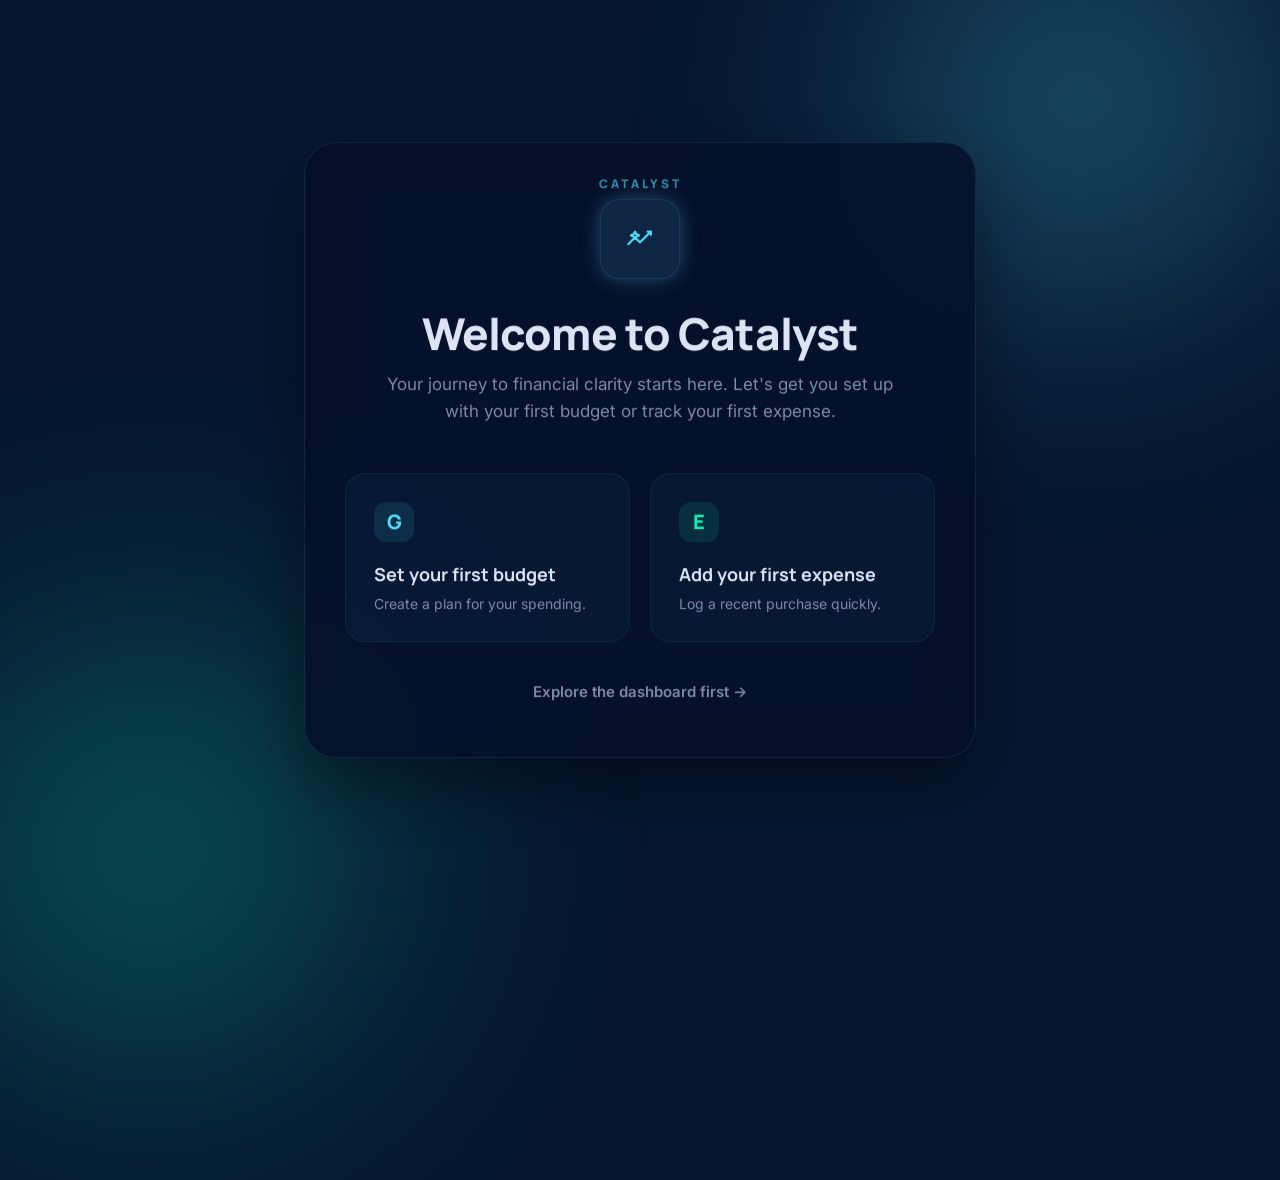
<file: index.html>
<!-- this file is for the github pages to redirect to the onboarding page -->

<!DOCTYPE html>
<html>
<head>
  <meta http-equiv="refresh" content="0; url=./pages/onboarding/index.html">
  <link rel="icon" type="image/x-icon" href="assets/icons/favicon-dark.ico">
</head>
</html>
</file>
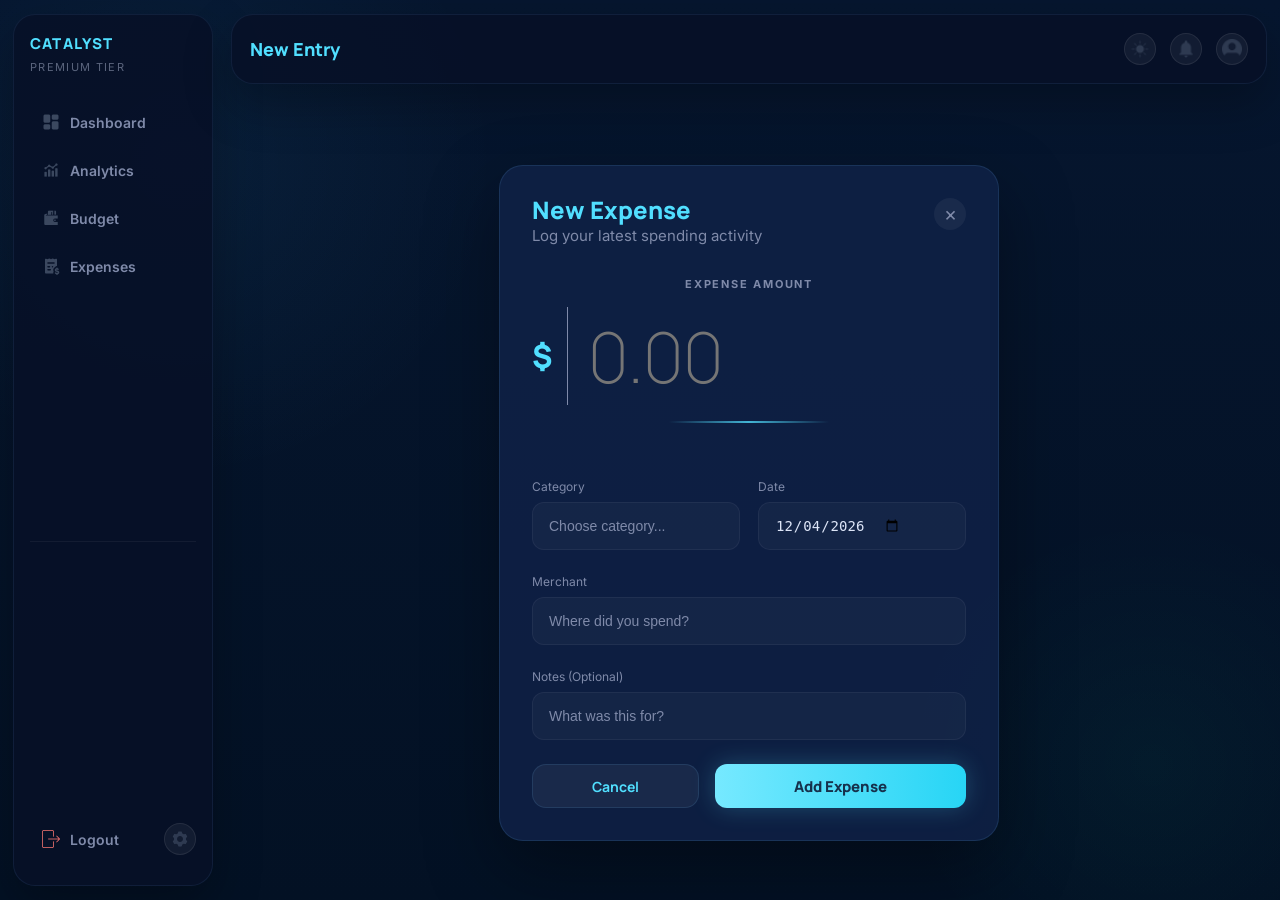
<file: pages/add-expense/index.html>
<!DOCTYPE html>
<html lang="en">
<head>
  <meta charset="UTF-8">
  <meta name="viewport" content="width=device-width, initial-scale=1.0">
  <title>Add Expense | Catalyst</title>
  <link rel="icon" type="image/x-icon" href="../../favicon.ico">
  <link rel="preconnect" href="https://fonts.googleapis.com">
  <link rel="preconnect" href="https://fonts.gstatic.com" crossorigin>
  <link href="https://fonts.googleapis.com/css2?family=Inter:wght@400;500;600;700&family=Manrope:wght@400;700;800&display=swap" rel="stylesheet">
  <link rel="stylesheet" href="../../styles/global.css">
  <link rel="stylesheet" href="../../styles/components.css">
  <link rel="stylesheet" href="../../styles/add-expense.css">
  <link rel="stylesheet" href="../../styles/notifications.css">
</head>
<body>
  <script>document.documentElement.setAttribute("data-theme", localStorage.getItem("theme") || "dark")</script>
  <div class="layout">
    <aside class="sidebar shell">
      <div>
        <div class="brand">Catalyst</div>
        <div class="tier">Premium Tier</div>
      </div>
      <nav class="nav">
        <a href="../dashboard/index.html" class="nav-item"><img src="../../assets/icons/dashboard.png" alt="dashboard" srcset="" ></span>Dashboard</a>
        <a href="../analytics/index.html" class="nav-item"><img src="../../assets/icons/analytics.png" alt="analytics" srcset="" ></span>Analytics</a>
        <a href="../budget/index.html" class="nav-item"><img src="../../assets/icons/budget.png" alt="budget" srcset="" ></span>Budget</a>
        <a href="../expenses/index.html" class="nav-item"><img src="../../assets/icons/expenses.png" alt="expenses" srcset="" ></span>Expenses</a>
      </nav>
      <hr>
      <div class="sidebar-footer">
        <a href="../onboarding/index.html" class="nav-item logout"><img src="../../assets/icons/logout.png" alt="logout" srcset="" width="18px" height="18px"></span>Logout</a>
        <a href="../settings/index.html" class="sidebar-settings-link" title="Settings"><img src="../../assets/icons/settings.png" alt="settings" width="18px" height="18px"></a>
      </div>
    </aside>
    <main class="main">
      <header class="topbar shell">
        <div class="hamburger">&#9776;</div>
        <div class="top-brand">New Entry</div>
        <div class="top-actions">
          <!-- <div class="search">Search data...</div> -->
          <div class="icons">
            <button id="themeToggleBtn" class="topbar-notification">
              <img src="../../assets/icons/dark.png" alt="theme" width="20px" height="20px">
            </button>
            <a href="../notifications/index.html" class="topbar-notification">
              <img src="../../assets/icons/notification.png" alt="notification" width="20px" height="20px">
            </a>
            <a href="../profile/index.html" class="topbar-profile">
              <img src="../../assets/icons/profile.png" alt="profile" width="20px" height="20px">
            </a>
          </div>
        </div>
      </header>
      <div class="content modal-wrapper">
        <div class="modal shell">
          <div class="top">
            <div>
              <h1>New Expense</h1>
              <div class="subtitle">Log your latest spending activity</div>
            </div>
            <a href="../expenses/index.html" class="close" style="text-decoration: none;">&times;</a>
          </div>
          <section class="center">
            <div class="label">Expense Amount</div>
            <div class="amount-row">
              <div class="currency">$</div>
              <input type="text" class="amount-input" placeholder="0.00" required> 
            </div>
            <div class="underline"></div>
          </section>
          <section class="grid">
            <div class="field-wrap">
              <label>Category</label>
              <div class="dropdown">
                <button class="field dropdown-btn" required>Choose category...</button>
                <div class="dropdown-menu">
                  <a href="#">Groceries</a>
                  <a href="#">Transport</a>
                  <a href="#">Others</a>
                </div>
              </div>
            </div>
            <div class="field-wrap">
              <label>Date</label>
              <input type="date" id="dateInput" class="field" required></input>
            </div>
          </section>
          <div class="field-wrap wide">
            <label>Merchant</label>
            <input type="text" id="merchantInput" class="field" placeholder="Where did you spend?" style="color: var(--text);" required></input>
          </div>
          <div class="field-wrap wide">
            <label>Notes (Optional)</label>
            <input type="text" id="notesInput" class="field" placeholder="What was this for?" style="color: var(--text);" required></input>
          </div>
          <!-- <section class="wallet">
            <div class="wallet-left">
              <div class="wallet-icon">C</div>
              <div>
                <div class="wallet-name">Premium Debit Card</div>
                <div class="wallet-balance">Balance: $12,450.00</div>
              </div>
            </div>
            <div class="change">Change</div>
          </section> -->
          <section class="actions">
            <a href="../expenses/index.html" class="btn" style="text-decoration: none; justify-content: center; background: var(--line-light);">Cancel</a>
            <button id="add-expense-btn" class="button-primary">Add Expense</button>
          </section>
        </div>
      </div>
    </main>
    <div class="sidebar-overlay"></div>
  </div>

  <script src="../../js/sidebar.js"></script>
  <script src="../../js/theme.js"></script>
  <script type="module" src="add-expense.js"></script>
  <script src="../notifications/notifications.js"></script>
</body>
</html>
</file>
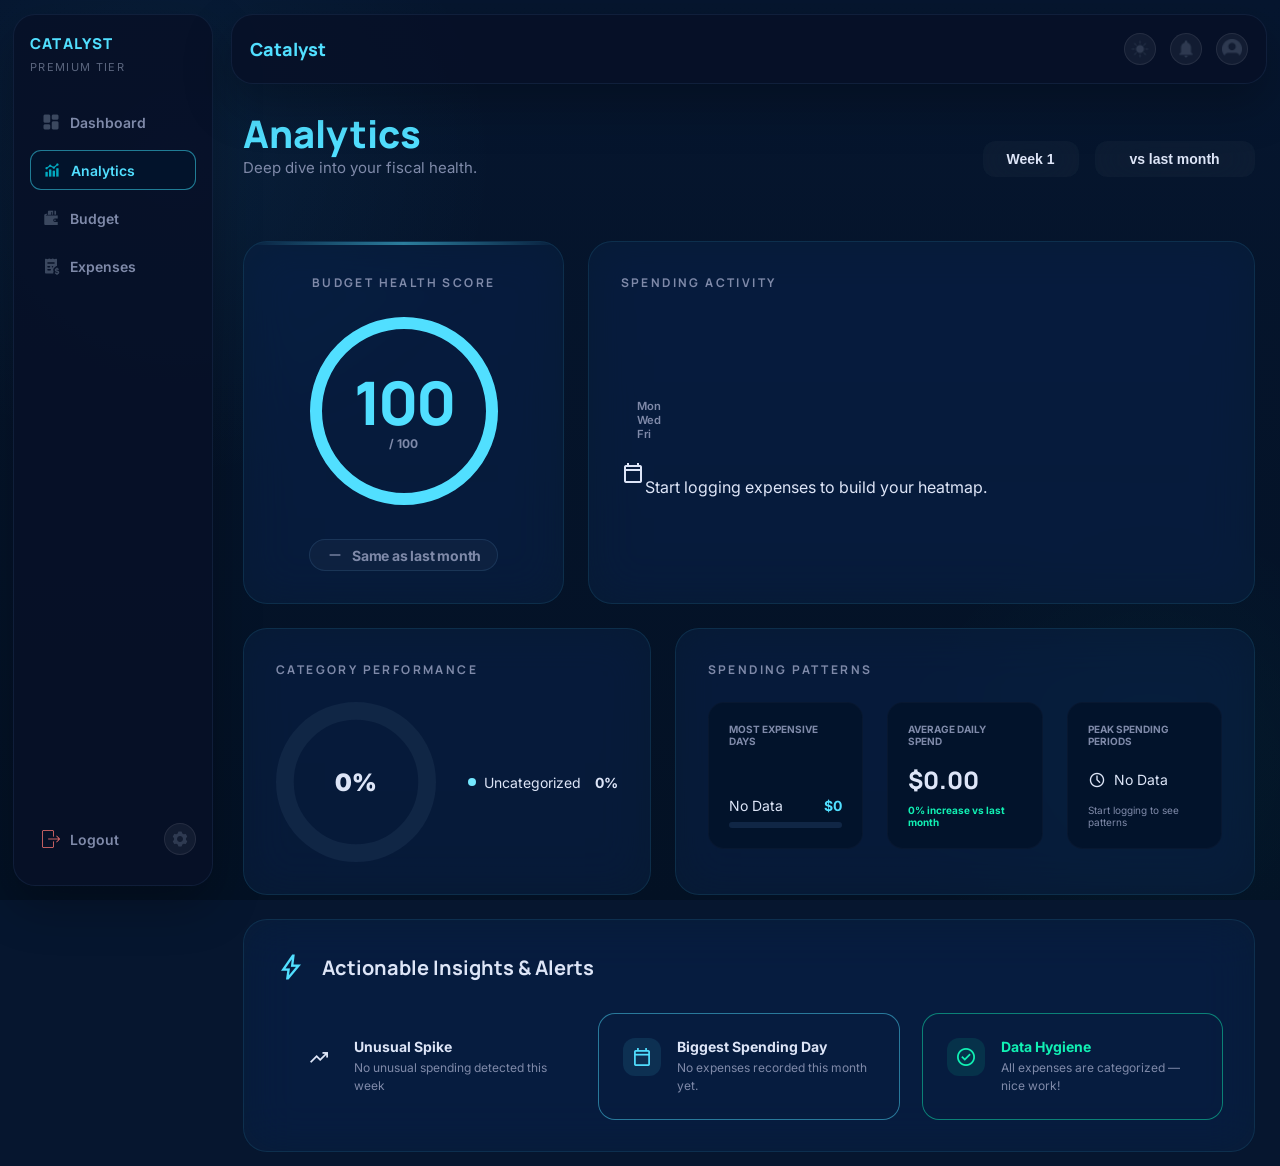
<file: pages/analytics/index.html>
<!DOCTYPE html>
<html lang="en">
  <head>
    <meta charset="UTF-8">
    <meta name="viewport" content="width=device-width, initial-scale=1.0">
    <title>Analytics | Catalyst</title>
    <link rel="icon" type="image/x-icon" href="../../assets/icons/favicon-dark.ico">

    <link rel="preconnect" href="https://fonts.googleapis.com">
    <link rel="preconnect" href="https://fonts.gstatic.com" crossorigin>
    <link href="https://fonts.googleapis.com/css2?family=Manrope:wght@400;600;700;800&family=Inter:wght@300;400;500;600;700&display=swap" rel="stylesheet">
    <link href="https://fonts.googleapis.com/css2?family=Material+Symbols+Outlined:wght,FILL@100..700,0..1&display=swap" rel="stylesheet">
    <link rel="stylesheet" href="../../styles/global.css">
    <link rel="stylesheet" href="../../styles/components.css">
    <link rel="stylesheet" href="../../styles/notifications.css">
    <link rel="stylesheet" href="../../styles/analytics.css">
  </head>
  <body>
    <script>document.documentElement.setAttribute("data-theme", localStorage.getItem("theme") || "dark")</script>
    <div class="layout">

      <!-- Sidebar (shared pattern) -->
      <aside class="sidebar shell">
        <div>
          <div class="brand">Catalyst</div>
          <div class="tier">Premium Tier</div>
        </div>
        <nav class="nav">
          <a href="../dashboard/index.html" class="nav-item">
            <img src="../../assets/icons/dashboard.png" alt="dashboard">
            <span>Dashboard</span>
          </a>
          <a href="../analytics/index.html" class="nav-item active">
            <img src="../../assets/icons/analytics.png" alt="analytics">
            <span>Analytics</span>
          </a>
          <a href="../budget/index.html" class="nav-item">
            <img src="../../assets/icons/budget.png" alt="budget">
            <span>Budget</span>
          </a>
          <a href="../expenses/index.html" class="nav-item">
            <img src="../../assets/icons/expenses.png" alt="expenses">
            <span>Expenses</span>
          </a>
        </nav>
        <div class="sidebar-footer">
          <a href="../onboarding/index.html" class="nav-item logout">
            <img src="../../assets/icons/logout.png" alt="logout">
            <span>Logout</span>
          </a>
          <a href="../settings/index.html" class="sidebar-settings-link" title="Settings">
            <img src="../../assets/icons/settings.png" alt="settings">
          </a>
        </div>
      </aside>

      <!-- Main -->
      <main class="main">

        <!-- Topbar (shared pattern) -->
        <header class="topbar shell">
          <div class="hamburger">&#9776;</div>
          <div class="top-brand">Catalyst</div>
          <div class="top-actions">
            <div class="icons">
              <button id="themeToggleBtn" class="topbar-notification">
                <img src="../../assets/icons/dark.png" alt="theme" width="20px" height="20px">
              </button>
              <a href="../notifications/index.html" class="topbar-notification">
                <img src="../../assets/icons/notification.png" alt="notification" width="20px" height="20px">
              </a>
              <a href="../profile/index.html" class="topbar-profile">
                <img src="../../assets/icons/profile.png" alt="profile" width="20px" height="20px">
              </a>
            </div>
          </div>
        </header>

        <!-- Page Content -->
        <div class="content">

          <!-- Page Header -->
          <header class="analytics-header">
            <div>
              <h1 class="analytics-title">Analytics</h1>
              <p class="analytics-subtitle">Deep dive into your fiscal health.</p>
            </div>
            <div class="filter-btns">
              <div class="dropdown" id="viewFilterDropdown" style="min-width: fit-content;">
                <button class="dropdown-btn">Select Value</button>
                <div class="dropdown-menu"></div>
              </div>
              <div class="dropdown" id="compareModeDropdown">
                <button class="dropdown-btn">vs last month</button>
                <div class="dropdown-menu">
                  <a href="#" data-value="lastMonth">vs last month</a>
                  <a href="#" data-value="lastYear">vs last year</a>
                  <a href="#" data-value="overall">overall</a>
                </div>
              </div>
            </div>
          </header>

          <!-- Analytics Grid -->
          <div class="analytics-grid">

            <!-- Budget Health Score -->
            <div class="card glass-panel col-4 health-card">
              <div class="card-accent-line"></div>
              <h3 class="card-section-label">Budget Health Score</h3>
              <div class="gauge-wrap">
                <svg class="gauge-face" viewBox="0 0 192 192">
                  <circle cx="96" cy="96" r="88" fill="transparent" stroke="var(--surface-variant)" stroke-width="12"></circle>
                  <circle cx="96" cy="96" r="88" fill="transparent" stroke="#51dfff"
                          stroke-dasharray="552.92" stroke-dashoffset="100"
                          stroke-linecap="round" stroke-width="12"></circle>
                </svg>
                <div class="gauge-center">
                  <span class="gauge-score">82</span>
                  <span class="gauge-total">/ 100</span>
                </div>
              </div>
              <div class="health-badge">
                <span class="material-symbols-outlined">trending_up</span>
                <span>Improving +5%</span>
              </div>
            </div>

            <!-- Spending Heatmap Chart -->
            <div class="card glass-panel col-8 heatmap-card">
              <div class="card-head">
                <h3 class="card-section-label">Spending Activity</h3>
                <!-- <p class="card-subtitle">Daily spend intensity over 12 weeks</p> -->
              </div>
              <div class="heatmap-container">
                <div class="heatmap-y-labels">
                  <span>Mon</span>
                  <span>Wed</span>
                  <span>Fri</span>
                </div>
                <div class="heatmap-grid-wrap">
                  <div class="heatmap-months" id="heatmapMonths">
                    <!-- Dynamic Month Labels -->
                  </div>
                  <div class="heatmap-grid" id="heatmapGrid">
                    <!-- 12x7 Grid injected here -->
                  </div>
                </div>
              </div>
              <div id="heatmapEmptyState" class="empty-state-subtle" style="display:none;">
                <span class="material-symbols-outlined">calendar_today</span>
                <p>Start logging expenses to build your heatmap.</p>
              </div>
            </div>

            <!-- Category Performance (Donut) -->
            <div class="card glass-panel col-5">
              <h3 class="card-section-label">Category Performance</h3>
              <div class="donut-layout">
                <div class="donut-wrap">
                  <svg viewBox="0 0 36 36" style="width:100%;height:100%;">
                    <circle cx="18" cy="18" r="16" fill="transparent" stroke="var(--surface-variant)" stroke-width="4"></circle>
                    <circle cx="18" cy="18" r="16" fill="transparent" stroke="#51dfff"
                            stroke-dasharray="45 100" stroke-dashoffset="0" stroke-width="4"></circle>
                    <circle cx="18" cy="18" r="16" fill="transparent" stroke="#11f1b4"
                            stroke-dasharray="25 100" stroke-dashoffset="-45" stroke-width="4"></circle>
                    <circle cx="18" cy="18" r="16" fill="transparent" stroke="#ff8481"
                            stroke-dasharray="20 100" stroke-dashoffset="-70" stroke-width="4"></circle>
                    <circle cx="18" cy="18" r="16" fill="transparent" stroke="#ff928e"
                            stroke-dasharray="10 100" stroke-dashoffset="-90" stroke-width="4"></circle>
                  </svg>
                  <div class="donut-center">
                    <span>100%</span>
                  </div>
                </div>
                <div class="donut-legend">
                  <div class="legend-row">
                    <div class="legend-label">
                      <span class="dot dot--cyan"></span>
                      Housing
                    </div>
                    <span class="legend-pct">45%</span>
                  </div>
                  <div class="legend-row">
                    <div class="legend-label">
                      <span class="dot dot--green"></span>
                      Dining
                    </div>
                    <span class="legend-pct">25%</span>
                  </div>
                  <div class="legend-row">
                    <div class="legend-label">
                      <span class="dot dot--coral"></span>
                      Leisure
                    </div>
                    <span class="legend-pct">20%</span>
                  </div>
                  <div class="legend-row">
                    <div class="legend-label">
                      <span class="dot dot--pink"></span>
                      Other
                    </div>
                    <span class="legend-pct">10%</span>
                  </div>
                </div>
              </div>
            </div>

            <!-- Spending Patterns -->
            <div class="card glass-panel col-7">
              <h3 class="card-section-label">Spending Patterns</h3>
              <div class="patterns-grid">

                <div class="pattern-mini">
                  <p class="mini-label">Most Expensive Days</p>
                  <div>
                    <div class="mini-row">
                      <span><!-- here will be the most expensive day --></span>
                      <span style="color:var(--primary);font-weight:700;">$420</span>
                    </div>
                    <div class="mini-bar-track">
                      <div class="mini-bar-fill" style="width:85%"></div>
                  </div></div>
                </div>

                <div class="pattern-mini">
                  <p class="mini-label">Average Daily Spend</p>
                  <span class="mini-value">$148.50</span>
                  <span class="mini-change">-12% vs last week</span>
                </div>

                <div class="pattern-mini">
                  <p class="mini-label">Peak Spending Periods</p>
                  <div class="mini-time">
                    <span class="material-symbols-outlined">schedule</span>
                    <span>18:00 - 21:00</span>
                  </div>
                  <span class="mini-caption">Evening Socials &amp; Dining</span>
                </div>

              </div>
            </div>

            <!-- Actionable Insights & Alerts -->
            <div class="card glass-panel col-12" style="margin-bottom: 14px;">
              <div class="insights-head">
                <span class="material-symbols-outlined insights-icon">bolt</span>
                <h3 class="insights-title">Actionable Insights &amp; Alerts</h3>
              </div>
              <div class="insights-grid" id="behavioralAlertsGrid">
                <!-- Behavioral Alerts injected by JavaScript -->
              </div>
            </div>

          </div><!-- /.analytics-grid -->
        </div><!-- /.content -->
      </main>

      <div class="sidebar-overlay"></div>
    </div><!-- /.layout -->

    <!-- AI Floating Action Button -->
    <!-- <div class="ai-fab">
      <div class="ai-fab-popup">
        <div class="glass-panel ai-fab-popup-inner">
          <span class="ai-fab-pop-label">Liquid AI Insight</span>
          <p class="ai-fab-pop-body">"Based on current trends, you will exceed your monthly budget by $340 unless spending is adjusted in the 'Leisure' category."</p>
        </div>
      </div>
      <button class="ai-fab-btn">
        <span class="material-symbols-outlined">auto_awesome</span>
      </button>
    </div> -->

    <script src="../../js/sidebar.js"></script>
    <script src="../../js/theme.js"></script>
    <script src="../notifications/notifications.js"></script>
    <script src="./analytics.js"></script>
    
    <script>
      /**
       * Spending Heatmap Engine
       */
      function refreshSpendingHeatmap() {
        const grid = document.getElementById('heatmapGrid');
        const monthContainer = document.getElementById('heatmapMonths');
        const emptyState = document.getElementById('heatmapEmptyState');
        const yLabels = document.querySelector('.heatmap-y-labels');
        if (!grid) return;

        const expenses = JSON.parse(localStorage.getItem('expenseArr')) || [];
        const state = window.currentAnalyticsState || { mode: 'lastMonth', view: 'Week 1' };
        
        if (expenses.length === 0) {
            grid.parentElement.style.display = 'none';
            emptyState.style.display = 'flex';
            return;
        }

        grid.parentElement.style.display = 'flex';
        emptyState.style.display = 'none';

        let dayData = [];
        let cols = 12;
        let rows = 7;
        let monthLabels = [];
        let flow = 'column';

        const now = new Date();
        const currentYear = now.getFullYear();
        const currentMonth = now.getMonth();

        if (state.mode === 'overall') {
            const today = new Date(now.getFullYear(), now.getMonth(), now.getDate());
            const daysToLastSun = today.getDay();
            const lastSunday = new Date(today);
            lastSunday.setDate(today.getDate() - daysToLastSun);

            for (let i = 83; i >= 0; i--) {
                const d = new Date(lastSunday);
                d.setDate(lastSunday.getDate() - i);
                const dateStr = d.toISOString().split('T')[0];
                const total = expenses.filter(e => e.date === dateStr).reduce((s, e) => s + parseFloat(e.amount), 0);
                dayData.push({ date: d, dateStr, total });
            }

            let lastM = -1;
            for(let w = 0; w < 12; w++) {
                const d = dayData[w * 7].date;
                const m = d.getMonth();
                if (m !== lastM) {
                    monthLabels.push(d.toLocaleDateString(undefined, { month: 'short' }));
                    lastM = m;
                } else {
                    monthLabels.push('');
                }
            }
            yLabels.style.display = 'flex';
        } else if (state.mode === 'lastYear') {
            const months = ["January", "February", "March", "April", "May", "June", "July", "August", "September", "October", "November", "December"];
            const mIdx = months.indexOf(state.view);
            rows = 7;
            cols = 11; // 5 weeks current + 1 spacer + 5 weeks prev

            const getMonthGrid = (y, m) => {
                const gridData = [];
                // Start from the Monday of the week containing the 1st
                const first = new Date(y, m, 1);
                const startOffset = (first.getDay() + 6) % 7; // Mon=0
                const start = new Date(first);
                start.setDate(first.getDate() - startOffset);

                for (let i = 0; i < 35; i++) {
                    const d = new Date(start);
                    d.setDate(start.getDate() + i);
                    const dateStr = d.toISOString().split('T')[0];
                    const isOtherMonth = d.getMonth() !== m;
                    const total = isOtherMonth ? 0 : expenses.filter(e => e.date === dateStr).reduce((s, e) => s + parseFloat(e.amount), 0);
                    gridData.push({ date: d, dateStr, total, isOtherMonth });
                }
                return gridData;
            };

            const currentGrid = getMonthGrid(currentYear, mIdx);
            const prevGrid = getMonthGrid(currentYear - 1, mIdx);

            // Merge with spacer
            for (let col = 0; col < 5; col++) {
                for (let row = 0; row < 7; row++) dayData.push(currentGrid[col * 7 + row]);
            }
            // Spacer column
            for (let row = 0; row < 7; row++) dayData.push({ total: 0, isSpacer: true });
            for (let col = 0; col < 5; col++) {
                for (let row = 0; row < 7; row++) dayData.push(prevGrid[col * 7 + row]);
            }

            monthLabels = ['Week 1', '', '', '', 'Week 5', 'vs', 'Week 1', '', '', '', 'Week 5'];
            yLabels.style.display = 'flex';
        } else if (state.mode === 'lastMonth') {
            const weekIdx = parseInt(state.view.replace('Week ', '')) - 1;
            rows = 2;
            cols = 7;
            flow = 'row';

            const getWeekDays = (y, m, w) => {
                const days = [];
                const start = w * 7 + 1;
                for (let i = 0; i < 7; i++) {
                    const d = new Date(y, m, start + i);
                    const dateStr = d.toISOString().split('T')[0];
                    const total = expenses.filter(e => e.date === dateStr).reduce((s, e) => s + parseFloat(e.amount), 0);
                    days.push({ date: d, dateStr, total });
                }
                return days;
            };

            const currentWeek = getWeekDays(currentYear, currentMonth, weekIdx);
            let pm = currentMonth - 1, py = currentYear;
            if (pm < 0) { pm = 11; py--; }
            const prevWeek = getWeekDays(py, pm, weekIdx);

            dayData = [...currentWeek, ...prevWeek];
            monthLabels = ['Mon', 'Tue', 'Wed', 'Thu', 'Fri', 'Sat', 'Sun'];
            yLabels.style.display = 'none'; // Grid becomes 2 rows: Curr vs Prev
        }

        // Intensity Logic
        const renderedSpends = dayData.filter(d => d.total > 0 && !d.isOtherMonth && !d.isSpacer).map(d => d.total).sort((a, b) => a - b);
        const maxSpend = renderedSpends.length ? renderedSpends[renderedSpends.length - 1] : 0;
        const peakThreshold = renderedSpends.length ? renderedSpends[Math.floor(renderedSpends.length * 0.9)] : Infinity;

        grid.style.gridTemplateColumns = `repeat(${cols}, 1fr)`;
        grid.style.gridTemplateRows = `repeat(${rows}, 1fr)`;
        grid.style.gridAutoFlow = flow;

        grid.innerHTML = dayData.map((day, idx) => {
            if (day.isSpacer) return '<div style="background:transparent; pointer-events:none;"></div>';
            
            let intensity = 'none';
            if (day.total > 0) {
                if (day.total >= peakThreshold) intensity = 'peak';
                else if (day.total > maxSpend * 0.6) intensity = 'high';
                else if (day.total > maxSpend * 0.3) intensity = 'med';
                else intensity = 'low';
            }

            const isMuted = day.isOtherMonth || (state.mode === 'lastMonth' && idx >= 7);
            const formattedDate = day.date ? day.date.toLocaleDateString(undefined, { month: 'short', day: 'numeric', year: 'numeric' }) : '';
            const tip = day.date ? `${formattedDate}: $${day.total.toFixed(2)}` : '';

            return `<div class="heatmap-day heatmap-day--${intensity}" 
                         data-tip="${tip}" 
                         style="${isMuted ? 'opacity:0.3;' : ''}"></div>`;
        }).join('');

        monthContainer.style.gridTemplateColumns = `repeat(${cols}, 1fr)`;
        monthContainer.innerHTML = monthLabels.map(m => `<span>${m}</span>`).join('');
      }
      /**
       * Behavioral Alerts Logic
       */
      function refreshBehavioralAlerts() {
        const grid = document.getElementById('behavioralAlertsGrid');
        if (!grid) return;

        const expenses = JSON.parse(localStorage.getItem('expenseArr')) || [];
        const categories = JSON.parse(localStorage.getItem('categoryArr')) || [];
        const now = new Date();
        const startOfMonth = new Date(now.getFullYear(), now.getMonth(), 1);

        // 1. Unusual Spikes (7-day vs 28-day avg)
        const last7Days = expenses.filter(e => {
            const d = new Date(e.date);
            return (now - d) / (1000 * 60 * 60 * 24) <= 7;
        });
        const lastMonthHistory = expenses.filter(e => {
            const d = new Date(e.date);
            const diff = (now - d) / (1000 * 60 * 60 * 24);
            return diff > 7 && diff <= 35;
        });

        let spikeHtml = `
          <div class="insight-card">
            <div class="insight-icon">
              <span class="material-symbols-outlined">trending_up</span>
            </div>
            <div>
              <h4 class="insight-name">Unusual Spike</h4>
              <p class="insight-desc">No unusual spending detected this week</p>
            </div>
          </div>
        `;

        for (const cat of categories) {
            const curSpent = last7Days.filter(e => e.category === cat.name).reduce((s, e) => s + parseFloat(e.amount), 0);
            const historicalSpent = lastMonthHistory.filter(e => e.category === cat.name).reduce((s, e) => s + parseFloat(e.amount), 0);
            const avgWeekly = historicalSpent / 4;

            if (curSpent >= avgWeekly * 2 && curSpent > 0) {
                const ratio = Math.round(curSpent / (avgWeekly || 1));
                spikeHtml = `
                  <div class="insight-card" style="box-shadow: 0 0 0 1px rgba(255,121,117,0.48)">
                    <div class="insight-icon" style="color: #ff7975; background: rgba(255,121,117,0.1)">
                      <span class="material-symbols-outlined">warning</span>
                    </div>
                    <div>
                      <h4 class="insight-name" style="color: #ff7975">Spike Detected</h4>
                      <p class="insight-desc">You spent ${ratio}x more than usual on <strong>${cat.name}</strong> this week</p>
                    </div>
                  </div>
                `;
                break; // Only show one major spike
            }
        }

        // 2. Biggest Spending Day
        const monthExps = expenses.filter(e => new Date(e.date) >= startOfMonth);
        const dayGroups = {};
        monthExps.forEach(e => dayGroups[e.date] = (dayGroups[e.date] || 0) + parseFloat(e.amount));
        
        let biggestDay = null, maxAmt = 0;
        Object.entries(dayGroups).forEach(([date, amt]) => {
            if (amt > maxAmt) { maxAmt = amt; biggestDay = date; }
        });

        const dayHtml = `
          <div class="insight-card" style="box-shadow: 0 0 0 1px rgba(81, 223, 255, 0.48)">
            <div class="insight-icon" style="color: var(--primary); background: rgba(81,223,255,0.1)">
              <span class="material-symbols-outlined">calendar_today</span>
            </div>
            <div>
              <h4 class="insight-name">Biggest Spending Day</h4>
              <p class="insight-desc">${biggestDay ? `Your biggest spending day was <strong>${new Date(biggestDay).toLocaleDateString(undefined, {weekday: 'long', month: 'short', day: 'numeric'})}</strong> at <strong>$${maxAmt.toFixed(2)}</strong>` : 'No expenses recorded this month yet.'}</p>
            </div>
          </div>
        `;

        // 3. Uncategorized Issues
        const uncategorizedCount = monthExps.filter(e => e.category === "Uncategorized").length;
        const hygieneHtml = `
          <div class="insight-card" style="box-shadow: 0 0 0 1px ${uncategorizedCount > 0 ? 'rgba(255,184,108,0.48)' : 'rgba(17,241,180,0.48)'}">
            <div class="insight-icon" style="color: ${uncategorizedCount > 0 ? '#ffb86c' : '#11f1b4'}; background: ${uncategorizedCount > 0 ? 'rgba(255,184,108,0.1)' : 'rgba(17,241,180,0.1)'}">
              <span class="material-symbols-outlined">${uncategorizedCount > 0 ? 'label_off' : 'check_circle'}</span>
            </div>
            <div>
              <h4 class="insight-name" style="color: ${uncategorizedCount > 0 ? '#ffb86c' : '#11f1b4'}">Data Hygiene</h4>
              <p class="insight-desc">${uncategorizedCount > 0 ? `You have <strong>${uncategorizedCount}</strong> expenses in Uncategorized — <a href="../expenses/index.html" style="color:inherit; text-decoration:underline;">consider sorting them</a>` : 'All expenses are categorized — nice work!'}</p>
            </div>
          </div>
        `;

        grid.innerHTML = spikeHtml + dayHtml + hygieneHtml;
      }

      // Initialize
      document.addEventListener('DOMContentLoaded', () => {
        setTimeout(() => {
            refreshSpendingHeatmap();
            refreshBehavioralAlerts();
        }, 150);
      });
      
      window.addEventListener('storage', () => {
        refreshSpendingHeatmap();
        refreshBehavioralAlerts();
      });
    </script>
  </body>
</html>
</file>
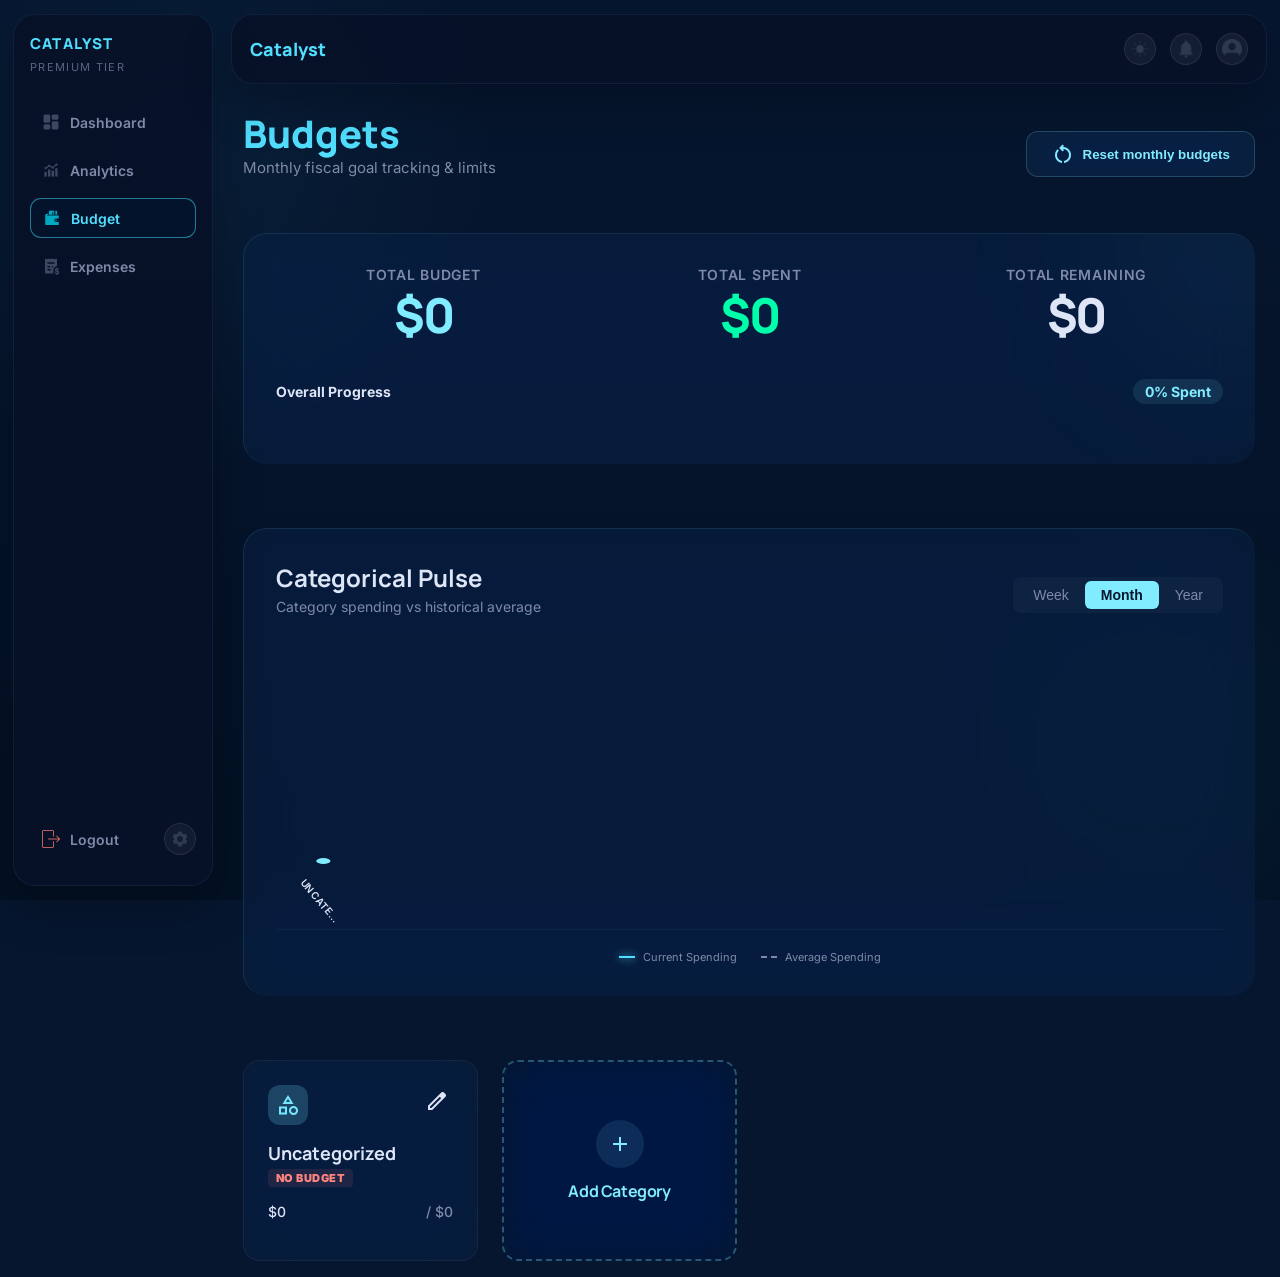
<file: pages/budget/index.html>
<!DOCTYPE html>
<html lang="en">

<head>
  <meta charset="UTF-8">
  <meta name="viewport" content="width=device-width, initial-scale=1.0">
  <title>Budget | Catalyst</title>
  <link rel="icon" type="image/x-icon" href="../../assets/icons/favicon-dark.ico">
  <link rel="preconnect" href="https://fonts.googleapis.com">
  <link rel="preconnect" href="https://fonts.gstatic.com" crossorigin>
  <link href="https://fonts.googleapis.com/css2?family=Inter:wght@400;500;600;700&family=Manrope:wght@400;700;800&display=swap" rel="stylesheet">
  <link rel="stylesheet" href="../../styles/global.css">
  <link rel="stylesheet" href="../../styles/components.css">
  <link rel="stylesheet" href="../../styles/budget.css">
  <link rel="stylesheet" href="https://fonts.googleapis.com/css2?family=Material+Symbols+Outlined:opsz,wght,FILL,GRAD@24,400,0,0" />
  <link rel="stylesheet" href="../../styles/notifications.css">
</head>

<body>
  <script>document.documentElement.setAttribute("data-theme", localStorage.getItem("theme") || "dark")</script>
  <div class="layout">
    <aside class="sidebar shell">
      <div>
        <div class="brand">Catalyst</div>
        <div class="tier">Premium Tier</div>
      </div>
      <nav class="nav">
        <a href="../dashboard/index.html" class="nav-item">
          <img src="../../assets/icons/dashboard.png" alt="">Dashboard
        </a>
        <a href="../analytics/index.html" class="nav-item">
          <img src="../../assets/icons/analytics.png" alt="">Analytics
        </a>
        <a href="../budget/index.html" class="nav-item active">
          <img src="../../assets/icons/budget.png" alt="">Budget
        </a>
        <a href="../expenses/index.html" class="nav-item">
          <img src="../../assets/icons/expenses.png" alt="">Expenses
        </a>
      </nav>
      <div class="sidebar-footer">
        <a href="../onboarding/index.html" class="nav-item logout">
          <img src="../../assets/icons/logout.png" alt="logout" width="18px" height="18px">Logout
        </a>
        <a href="../settings/index.html" class="sidebar-settings-link" title="Settings">
          <img src="../../assets/icons/settings.png" alt="settings" width="18px" height="18px">
        </a>
      </div>
    </aside>

    <main class="main">
      <header class="topbar shell">
        <div class="hamburger">&#9776;</div>
        <div class="top-brand">Catalyst</div>
        <div class="top-actions">
          <div class="icons">
            <button id="themeToggleBtn" class="topbar-notification">
              <img src="../../assets/icons/dark.png" alt="theme" width="20px" height="20px">
            </button>
            <a href="../notifications/index.html" class="topbar-notification">
              <img src="../../assets/icons/notification.png" alt="notification" width="20px" height="20px">
            </a>
            <a href="../profile/index.html" class="topbar-profile">
              <img src="../../assets/icons/profile.png" alt="profile" width="20px" height="20px">
            </a>
          </div>
        </div>
      </header>

      <div class="content">
        <!-- Header Section -->
        <header class="budget-header">
          <div>
            <h1 class="budget-title">Budgets</h1>
            <p class="budget-subtitle">Monthly fiscal goal tracking & limits</p>
          </div>
          <button class="glass-panel btn-reset">
            <span class="material-symbols-outlined">restart_alt</span>
            Reset monthly budgets
          </button>
        </header>

        <!-- Overall Summary Card -->
        <section class="glass-panel summary-card">
          <div class="bg-glow"></div>
          <div class="summary-grid">
            <div class="stat-item">
              <span class="stat-label">Total Budget</span>
              <span class="stat-value stat-primary">$5,000</span>
            </div>
            <div class="stat-item">
              <span class="stat-label">Total Spent</span>
              <span class="stat-value stat-secondary">$3,200</span>
            </div>
            <div class="stat-item">
              <span class="stat-label">Total Remaining</span>
              <span class="stat-value stat-neutral">$1,800</span>
            </div>
          </div>
          <div class="summary-progress">
            <div class="progress-header">
              <span class="progress-info">Overall Progress</span>
              <span class="progress-label">64% Spent</span>
            </div>
            <div class="progress-bar-container">
              <div class="progress-bar glow-cyan" style="width: 64%"></div>
            </div>
          </div>
        </section>

        <!-- Monthly Pulse Chart Section -->
        <section class="glass-panel chart-panel">
          <div class="chart-header">
            <div>
              <h2 class="chart-title">Categorical Pulse</h2>
              <p class="chart-subtitle">Category spending vs historical average</p>
            </div>
            <div class="filter-group chart-periods">
              <button class="filter-btn period-btn" data-period="weekly">Week</button>
              <button class="filter-btn period-btn active" data-period="monthly">Month</button>
              <button class="filter-btn period-btn" data-period="yearly">Year</button>
            </div>
          </div>
          <div class="line-chart-container" style="padding: 20px 0;">
            <svg id="spendingLineChart" viewbox="0 0 400 200" preserveAspectRatio="none" style="width: 100%; height: 200px;">
              <!-- SVG paths will be injected here -->
            </svg>
            <div class="line-chart-labels" id="spendingChartLabels"></div>
          </div>
          <div class="chart-legend" style="display: flex; justify-content: center; gap: 24px; padding-top: 20px; border-top: 1px solid rgba(255,255,255,0.04);">
            <div class="legend-item" style="display: flex; align-items: center; gap: 8px; font-size: 11px; color: var(--muted);"><span class="line-icon solid" style="width: 16px; height: 2px; background: var(--primary); box-shadow: 0 0 8px var(--primary);"></span>Current Spending</div>
            <div class="legend-item" style="display: flex; align-items: center; gap: 8px; font-size: 11px; color: var(--muted);"><span class="line-icon dashed" style="width: 16px; height: 2px; border-bottom: 2px dashed var(--muted);"></span>Average Spending</div>
          </div>
        </section>

        <!-- Category Cards Grid -->
        <section class="category-grid">
          <!-- Housing -->
          <div class="glass-panel category-card">
            <div class="card-header">
              <div class="category-icon" style="background: rgba(129, 236, 255, 0.2); color: #81ecff;">
                <span class="material-symbols-outlined">home</span>
              </div>
              <button class="btn-edit" onclick="toggleModal('edit')">
                <span class="material-symbols-outlined">edit</span>
              </button>
            </div>
            <h3 class="card-title">Housing</h3>
            <div class="card-status">
              <span class="badge-status status-safe">Safe Zone</span>
            </div>
            <div class="card-stats">
              <span class="spent-val">$1,200</span>
              <span class="budget-val">/ $2,000</span>
            </div>
            <div class="card-progress">
              <div class="progress-fill" style="background: #00ffab; width: 60%"></div>
            </div>
          </div>

          <!-- Food -->
          <div class="glass-panel category-card">
            <div class="card-header">
              <div class="category-icon" style="background: rgba(255, 132, 129, 0.2); color: #ff8481;">
                <span class="material-symbols-outlined">restaurant</span>
              </div>
              <button class="btn-edit" onclick="toggleModal('edit')">
                <span class="material-symbols-outlined">edit</span>
              </button>
            </div>
            <h3 class="card-title">Food & Dining</h3>
            <div class="card-status">
              <span class="badge-status status-warning">Approaching Limit</span>
            </div>
            <div class="card-stats">
              <span class="spent-val">$780</span>
              <span class="budget-val">/ $850</span>
            </div>
            <div class="card-progress">
              <div class="progress-fill" style="background: #ff8481; width: 91%"></div>
            </div>
          </div>

          <!-- Entertainment -->
          <div class="glass-panel category-card">
            <div class="card-header">
              <div class="category-icon" style="background: rgba(255, 113, 108, 0.2); color: #ff716c;">
                <span class="material-symbols-outlined">movie</span>
              </div>
              <button class="btn-edit" onclick="toggleModal('edit')">
                <span class="material-symbols-outlined">edit</span>
              </button>
            </div>
            <h3 class="card-title">Entertainment</h3>
            <div class="card-status">
              <span class="badge-status status-danger">Over Budget</span>
            </div>
            <div class="card-stats">
              <span class="spent-val danger">$550</span>
              <span class="budget-val">/ $400</span>
            </div>
            <div class="card-progress">
              <div class="progress-fill" style="background: #ff716c; width: 100%"></div>
            </div>
          </div>

          <!-- Add Category Card -->
          <div class="glass-panel category-card add-card" onclick="toggleModal('add')">
            <div class="add-icon">
              <span class="material-symbols-outlined">add</span>
            </div>
            <span class="add-label">Add Category</span>
          </div>
        </section>

        <!-- Add Category Modal -->
        <div id="addCategoryModal" class="add-category-modal">
          <div class="add-category-modal-content">
            <div class="add-category-modal-header">
              <h3>Create Category</h3>
              <div class="close">&times;</div>
            </div>
            <div class="label">Category Name</div>
            <input type="text" id="categoryName" class="input-line" placeholder="e.g. Housing" required>
            <div class="mini-grid">
              <div>
                <div class="label">Budget</div>
                <input type="text" id="categoryBudget" class="input-line" placeholder="0.00" required
                  style="height: 28px; border-radius: 8px;">
              </div>
              <div id="addCategoryColorDropdown" class="dropdown">
                <div class="label">Color</div>
                <div class="mini-box dropdown-btn">
                  <span class="mini-dot" style="background: #74e8ff;"></span>
                  <span>Cyan Blue</span>
                </div>
                <div class="dropdown-menu">
                  <a href="#" data-color="cyan" data-hex="#74e8ff"><span class="mini-dot"
                      style="background: #74e8ff;"></span> Cyan Blue</a>
                  <a href="#" data-color="green" data-hex="#11efb4"><span class="mini-dot"
                      style="background: #11efb4;"></span> Emerald Green</a>
                  <a href="#" data-color="coral" data-hex="#ff7975"><span class="mini-dot"
                      style="background: #ff7975;"></span> Coral Red</a>
                  <a href="#" data-color="amber" data-hex="#ffb86c"><span class="mini-dot"
                      style="background: #ffb86c;"></span> Amber Gold</a>
                  <a href="#" data-color="violet" data-hex="#bd93f9"><span class="mini-dot"
                      style="background: #bd93f9;"></span> Royal Violet</a>
                </div>
              </div>
            </div>
            <div id="createBtn" class="create" style="margin-top: 16px;">Create Category</div>
          </div>
        </div>

        <!-- Category Edit Modal -->
        <div id="categoryModalOverlay" class="modal-overlay">
          <div class="quick-edit">
            <div class="quick-top">
              <h3>Quick Edit</h3>
              <div class="close">&times;</div>
            </div>
            <div class="label">Category Name</div>
            <input type="text" id="editCategoryName" class="input-line" placeholder="e.g. Housing" required>
            <div class="mini-grid">
              <div>
                <div class="label">Budget</div>
                <input type="text" id="editCategoryBudget" class="input-line" placeholder="0.00" required
                  style="height: 28px; border-radius: 8px;">
              </div>
              <div id="editCategoryColorDropdown" class="dropdown">
                <div class="label">Color</div>
                <div class="mini-box dropdown-btn">
                  <span class="mini-dot" style="background: #74e8ff;"></span>
                  <span>Cyan Blue</span>
                </div>
                <div class="dropdown-menu">
                  <a href="#" data-color="cyan" data-hex="#74e8ff"><span class="mini-dot"
                      style="background: #74e8ff;"></span> Cyan Blue</a>
                  <a href="#" data-color="green" data-hex="#11efb4"><span class="mini-dot"
                      style="background: #11efb4;"></span> Emerald Green</a>
                  <a href="#" data-color="coral" data-hex="#ff7975"><span class="mini-dot"
                      style="background: #ff7975;"></span> Coral Red</a>
                  <a href="#" data-color="amber" data-hex="#ffb86c"><span class="mini-dot"
                      style="background: #ffb86c;"></span> Amber Gold</a>
                  <a href="#" data-color="violet" data-hex="#bd93f9"><span class="mini-dot"
                      style="background: #bd93f9;"></span> Royal Violet</a>
                </div>
              </div>
            </div>
            <div class="mini-grid mini-grid-2">
              <div id="deleteCategoryBtn" class="delete">Delete Category</div>
              <div id="saveCategoryBtn" class="save">Save Changes</div>
            </div>
          </div>
        </div>
      </div>
    </main>
    <div class="sidebar-overlay"></div>
  </div>

  <script src="../../js/sidebar.js"></script>
  <script src="../../js/theme.js"></script>
  <script type="module" src="budget.js"></script>
  <script src="../notifications/notifications.js"></script>
</body>

</html>
</file>
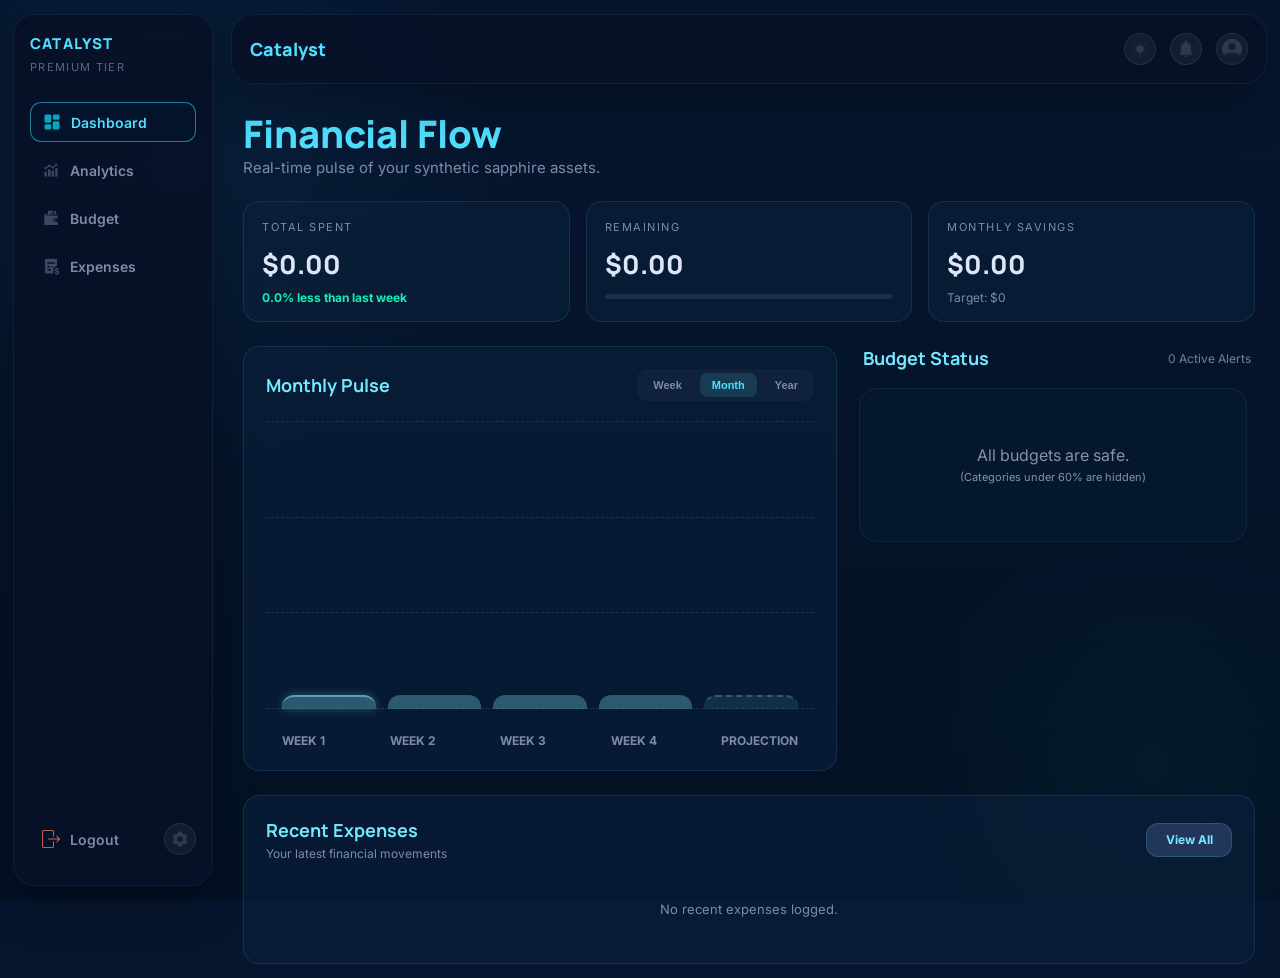
<file: pages/dashboard/index.html>
<!DOCTYPE html>
<html lang="en">
<head>
  <meta charset="UTF-8">
  <meta name="viewport" content="width=device-width, initial-scale=1.0">
  <title>Dashboard | Expenses Tracker</title>
  <link rel="icon" type="image/x-icon" href="../../assets/icons/favicon-dark.ico">
  
  <link rel="preconnect" href="https://fonts.googleapis.com">
  <link rel="preconnect" href="https://fonts.gstatic.com" crossorigin>
  <link href="https://fonts.googleapis.com/css2?family=Inter:wght@400;500;600;700&family=Manrope:wght@700;800&display=swap" rel="stylesheet">
  <link rel="stylesheet" href="../../styles/global.css">
  <link rel="stylesheet" href="../../styles/components.css">
  <link rel="stylesheet" href="../../styles/dashboard.css">
  <link rel="stylesheet" href="../../styles/notifications.css">
</head>
<body>
  <script>document.documentElement.setAttribute("data-theme", localStorage.getItem("theme") || "dark")</script>
  <div class="layout">
    <aside class="sidebar shell">
      <div>
        <div class="brand">Catalyst</div>
        <div class="tier">Premium Tier</div>
      </div>
      <nav class="nav">
        <a href="../dashboard/index.html" class="nav-item active"><img src="../../assets/icons/dashboard.png" alt="dashboard" srcset="" width="18px" height="18px"></span>Dashboard</a>
        <a href="../analytics/index.html" class="nav-item"><img src="../../assets/icons/analytics.png" alt="analytics" srcset="" width="18px" height="18px"></span>Analytics</a>
        <a href="../budget/index.html" class="nav-item"><img src="../../assets/icons/budget.png" alt="budget" srcset="" width="18px" height="18px"></span>Budget</a>
        <a href="../expenses/index.html" class="nav-item"><img src="../../assets/icons/expenses.png" alt="expenses" srcset="" width="18px" height="18px"></span>Expenses</a>
      </nav>
      <div class="sidebar-footer">
        <a href="../onboarding/index.html" class="nav-item logout"><img src="../../assets/icons/logout.png" alt="logout" srcset="" width="18px" height="18px"></span>Logout</a>
        <a href="../settings/index.html" class="sidebar-settings-link" title="Settings"><img src="../../assets/icons/settings.png" alt="settings" width="18px" height="18px"></a>
      </div>
    </aside>
    <main class="main">
      <header class="topbar shell">
        <div class="hamburger">&#9776;</div>
        <div class="top-brand">Catalyst</div>
        <div class="top-actions">
          <!-- <div class="search">Search data...</div> -->
          <div class="icons">
            <button id="themeToggleBtn" class="topbar-notification">
              <img src="../../assets/icons/dark.png" alt="theme" width="20px" height="20px">
            </button>
            <a href="../notifications/index.html" class="topbar-notification">
              <img src="../../assets/icons/notification.png" alt="notification" width="20px" height="20px">
            </a>
            <a href="../profile/index.html" class="topbar-profile">
              <img src="../../assets/icons/profile.png" alt="profile" width="20px" height="20px">
            </a>
          </div>
        </div>
      </header>
      <div class="content">
        <section>
          <h1>Financial Flow</h1>
          <p class="subtitle">Real-time pulse of your synthetic sapphire assets.</p>
        </section>
        <section class="stats">
          <article class="card">
            <div class="stat-label">Total Spent</div>
            <p class="big-number" id="totalSpentVal">$0.00</p>
            <div class="trend" id="comparisonTrend" style="transition: opacity 0.4s ease;">Calculating...</div>
          </article>
          <article class="card">
            <div class="stat-label">Remaining</div>
            <p class="big-number" id="remainingVal">$0.00</p>
            <div class="mini-bar"><span id="remainingBar"></span></div>
          </article>
          <article class="card">
            <div class="stat-label">Monthly Savings</div>
            <p class="big-number" id="monthlySavingsVal">$0.00</p>
            <div class="subtitle" style="font-size:12px;">Target: $0.00</div>
          </article>
        </section>
        <section class="dashboard-grid">
          <article class="card breakdown">
            <div class="section-head">
              <h2>Monthly Pulse</h2>
              <div class="chart-periods">
                <button class="period-btn" data-period="weekly">Week</button>
                <button class="period-btn active" data-period="monthly">Month</button>
                <button class="period-btn" data-period="yearly">Year</button>
              </div>
            </div>
            <div class="chart-container">
              <!-- Grid Lines -->
              <div class="chart-grid">
                <div></div>
                <div></div>
                <div></div>
                <div></div>
              </div>
              <!-- Bars injected dynamically by JS -->
            </div>
            <div class="chart-labels">
            </div>
          </article>
          <aside class="alerts">
            <div class="alerts-head">
              <h2>Budget Status</h2>
              <span id="alertCount">0 Active Alerts</span>
            </div>
            <div id="alertCardsContainer">
                <!-- Dynamic alerts will be injected here -->
            </div>
          </aside>
        </section>
        <section class="card transactions">
          <div class="transactions-header">
            <div>
              <h2>Recent Expenses</h2>
              <p>Your latest financial movements</p>
            </div>
            <a href="../expenses/index.html" class="view-all" style="text-decoration: none;">View All</a>
          </div>
          <div class="tx-list" id="recentExpensesList">
            <!-- Dynamic transactions will be injected here -->
          </div>
        </section>
      </div>
    </main>
    <div class="sidebar-overlay"></div>
  </div>
  <script src="../../js/sidebar.js"></script>
  <script src="../../js/theme.js"></script>
  <script src="dashboard.js"></script>
  <!-- <a href="../expenses/index.html?openAdd=true" class="fab" style="text-decoration: none;">+ Add Expense</a> -->
  <script src="../notifications/notifications.js"></script>
</body>
</html>
</file>
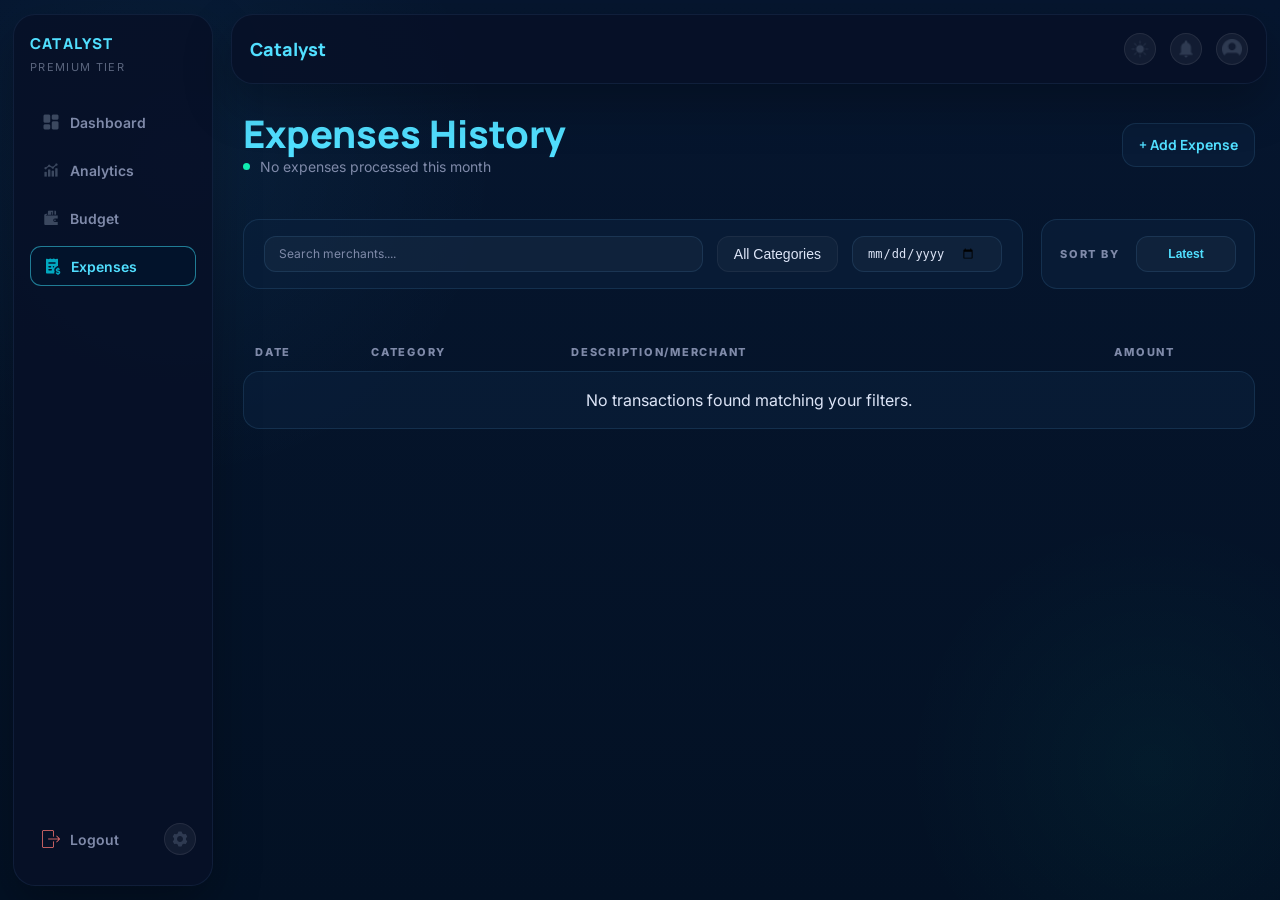
<file: pages/expenses/index.html>
<!DOCTYPE html>
<html lang="en">

<head>
  <meta charset="UTF-8">
  <meta name="viewport" content="width=device-width, initial-scale=1.0">
  <title>Expenses Tracker</title>
  <link rel="icon" type="image/x-icon" href="../../assets/icons/favicon-dark.ico">
  <link rel="preconnect" href="https://fonts.googleapis.com">
  <link rel="preconnect" href="https://fonts.gstatic.com" crossorigin>
  <link
    href="https://fonts.googleapis.com/css2?family=Inter:wght@400;500;600;700&family=Manrope:wght@400;700;800&display=swap"
    rel="stylesheet">
  <link rel="stylesheet" href="../../styles/global.css">
  <link rel="stylesheet" href="../../styles/components.css">
  <link rel="stylesheet" href="../../styles/expenses.css">
  <link rel="stylesheet" href="../../styles/notifications.css">
</head>

<body>
  <script>document.documentElement.setAttribute("data-theme", localStorage.getItem("theme") || "dark")</script>
  <div class="layout">
    <aside class="sidebar shell">
      <div>
        <div class="brand">Catalyst</div>
        <div class="tier">Premium Tier</div>
      </div>
      <nav class="nav">
        <a href="../dashboard/index.html" class="nav-item"><img src="../../assets/icons/dashboard.png" alt="">Dashboard</a>
        <a href="../analytics/index.html" class="nav-item"><img src="../../assets/icons/analytics.png" alt="">Analytics</a>
        <a href="../budget/index.html" class="nav-item"><img src="../../assets/icons/budget.png" alt="">Budget</a>
        <a href="../expenses/index.html" class="nav-item active"><img src="../../assets/icons/expenses.png" alt="">Expenses</a>
      </nav>
      <div class="sidebar-footer">
        <a href="../onboarding/index.html" class="nav-item logout"><img src="../../assets/icons/logout.png" alt="logout" srcset="" width="18px" height="18px"></span>Logout</a>
        <a href="../settings/index.html" class="sidebar-settings-link" title="Settings"><img src="../../assets/icons/settings.png" alt="settings" width="18px" height="18px"></a>
      </div>
    </aside>
    <main class="main">
      <header class="topbar shell">
        <div class="hamburger">&#9776;</div>
        <div class="top-brand">Catalyst</div>
        <div class="top-actions">
          <!-- <div class="search">Search expenses...</div> -->
          <div class="icons">
            <button id="themeToggleBtn" class="topbar-notification">
              <img src="../../assets/icons/dark.png" alt="theme" width="20px" height="20px">
            </button>
            <a href="../notifications/index.html" class="topbar-notification">
              <img src="../../assets/icons/notification.png" alt="notification" width="20px" height="20px">
            </a>
            <a href="../profile/index.html" class="topbar-profile">
              <img src="../../assets/icons/profile.png" alt="profile" width="20px" height="20px">
            </a>
          </div>
        </div>
      </header>
      <div class="content">
        <div class="header-content">
          <div>
            <h1>Expenses History</h1>
            <div class="headline-meta"></div>
          </div>
          <button id="addExpenseBtn" class="btn">+ Add Expense</button>
        </div>
        <section class="controls">
          <div class="control-card">
            <input type="text" class="search-box" placeholder="Search merchants....">
            <div class="dropdown">
              <button class="field dropdown-btn" required>All Categories</button>
              <div class="dropdown-menu">
                <a href="#">All Categories</a>
              </div>
            </div>
            <input type="date" id="dateInput" class="date-box" required></input>
          </div>
          <div class="control-card sort-card">
            <div class="sort-label">Sort By</div>
            <div class="dropdown">
              <button class="sort-btn" required>Latest</button>
              <div class="sort-menu">
                <a href="#">Latest</a>
                <a href="#">Oldest</a>
              </div>
            </div>
          </div>
        </section>
        <div class="table-container">
          <div class="table-head table-container-child">
            <div>Date</div>
            <div>Category</div>
            <div>Description/Merchant</div>
            <div style="text-align: right;">Amount</div>
            <div></div>
          </div>
          <section class="rows table-container-child">
            <!-- expenses will be added here -->
          </section>
        </div>
        <!-- <div class="loader">Load Older expenses &#9662;</div> -->
      </div>
    </main>
    <div class="sidebar-overlay"></div>
    <!-- Add Expense Modal Overlay -->
    <div id="addModalOverlay" class="modal-overlay">
      <div class="modal shell">
        <div class="modal-top">
          <div>
            <h1>New Expense</h1>
            <div class="subtitle">Log your latest spending activity</div>
          </div>
          <button id="closeAddModal" class="close">&times;</button>
        </div>

        <section class="center">
          <div class="label">Expense Amount</div>
          <div class="amount-row">
            <div class="currency">$</div>
            <input type="text" id="addAmountInput" class="amount-input" placeholder="0.00" required>
          </div>
          <div class="underline"></div>
        </section>

        <section class="grid">
          <div class="field-wrap">
            <label>Category</label>
            <div id="addCategoryDropdown" class="dropdown dropdown-field">
              <button class="field dropdown-btn">Choose category...</button>
              <div class="dropdown-menu">
                <!-- categories will be added here dynamically -->
              </div>
            </div>
          </div>
          <div class="field-wrap">
            <label>Date</label>
            <input type="date" id="addDateInput" class="field" required>
          </div>
        </section>

        <div class="field-wrap wide">
          <label>Merchant</label>
          <input type="text" id="addMerchantInput" class="field" placeholder="Where did you spend?">
        </div>

        <div class="field-wrap wide">
          <label>Notes (Optional)</label>
          <input type="text" id="addNotesInput" class="field" placeholder="What was this for?">
        </div>

        <section class="actions">
          <button id="cancelAddBtn" class="btn-cancel">Cancel</button>
          <button id="submitAddBtn" class="button-primary">Add Expense</button>
        </section>
      </div>
    </div>

    <!-- Edit Modal Overlay -->
    <div id="editModalOverlay" class="modal-overlay">
      <div class="modal shell">
        <div class="modal-top">
          <div>
            <h1>Edit Expense</h1>
            <div class="subtitle">Update records for this transaction</div>
          </div>
        <button id="closeEditModal" class="close">&times;</button>
      </div>    
      
      <section class="center">
        <div class="label">Expense Amount</div>
        <div class="amount-row">
          <div class="currency">$</div>
          <input type="text" id="editAmountInput" class="amount-input" placeholder="0.00" required> 
        </div>
        <div class="underline"></div>
      </section>

      <section class="grid">
        <div class="field-wrap">
          <label>Category</label>
          <div id="editCategoryDropdown" class="dropdown dropdown-field">
            <button class="field dropdown-btn">Choose category...</button>
            <div class="dropdown-menu">
              <!-- categories will be added here dynamically -->
            </div>
          </div>
        </div>
        <div class="field-wrap">
          <label>Date</label>
          <input type="date" id="editDateInput" class="field" required>
        </div>
      </section>

      <div class="field-wrap wide">
        <label>Merchant</label>
        <input type="text" id="editMerchantInput" class="field" placeholder="Where did you spend?">
      </div>

      <div class="field-wrap wide">
        <label>Notes (Optional)</label>
        <input type="text" id="editNotesInput" class="field" placeholder="What was this for?">
      </div>

      <section class="actions">
        <button id="cancelEditBtn" class="btn-cancel">Cancel</button>
        <button id="saveEditBtn" class="button-primary">Save Changes</button>
      </section>
    </div>
  </div>

  <script src="../../js/sidebar.js"></script>
  <script src="../../js/theme.js"></script>
  <script type="module" src="expenses.js"></script>
  <script src="../notifications/notifications.js"></script>
</body>

</html>
</file>
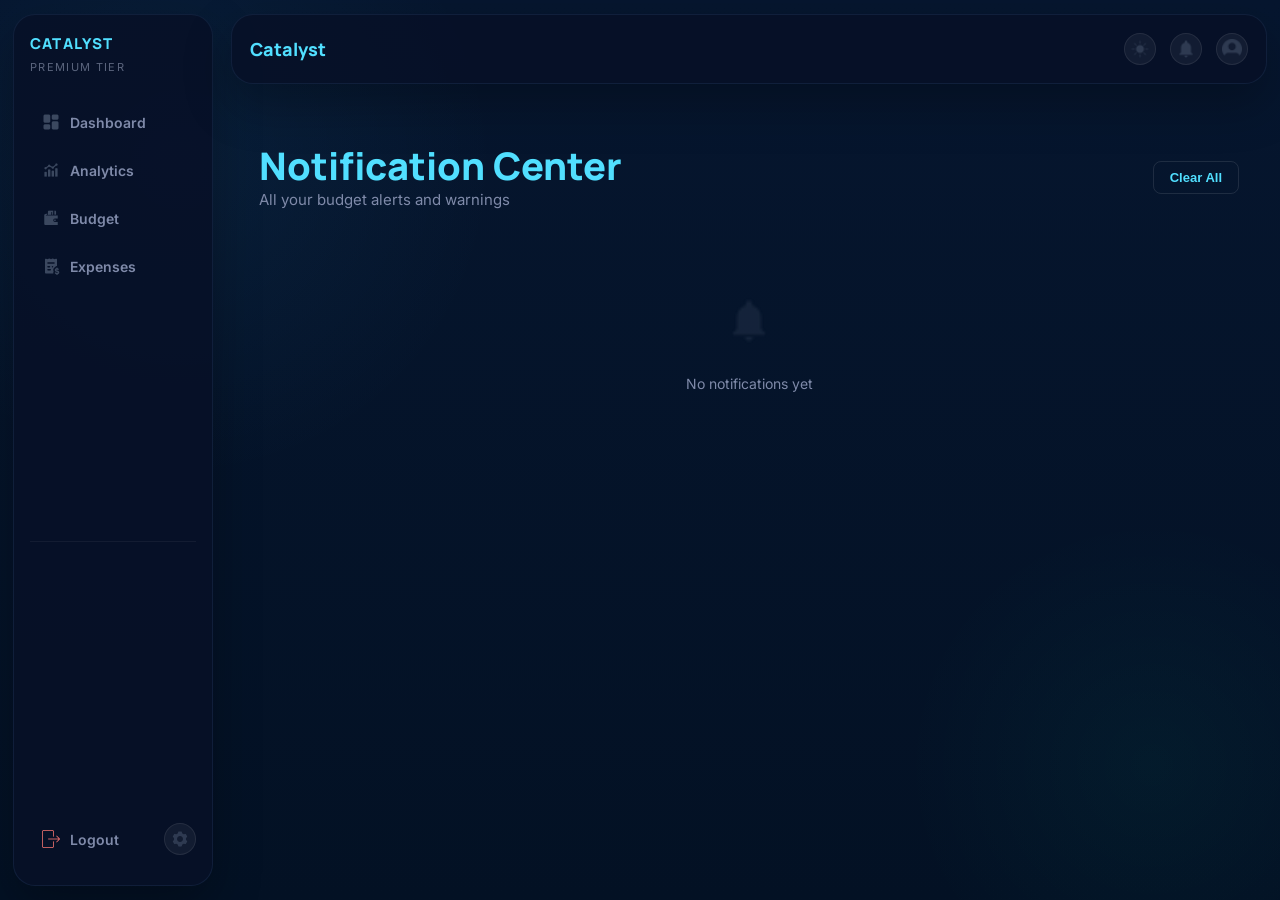
<file: pages/notifications/index.html>
<!DOCTYPE html>
<html lang="en">
<head>
  <meta charset="UTF-8">
  <meta name="viewport" content="width=device-width, initial-scale=1.0">
  <title>Notifications | Expenses Tracker</title>
  <link rel="icon" type="image/x-icon" href="../../favicon.ico">
  
  <link rel="preconnect" href="https://fonts.googleapis.com">
  <link rel="preconnect" href="https://fonts.gstatic.com" crossorigin>
  <link href="https://fonts.googleapis.com/css2?family=Inter:wght@400;500;600;700&family=Manrope:wght@700;800&display=swap" rel="stylesheet">
  <link rel="stylesheet" href="../../styles/global.css">
  <link rel="stylesheet" href="../../styles/components.css">
  <link rel="stylesheet" href="../../styles/dashboard.css">
  
  <link rel="stylesheet" href="../../styles/notifications.css">
</head>
<body>
  <script>document.documentElement.setAttribute("data-theme", localStorage.getItem("theme") || "dark")</script>
  <div class="layout">
    <aside class="sidebar shell">
      <div>
        <div class="brand">Catalyst</div>
        <div class="tier">Premium Tier</div>
      </div>
      <nav class="nav">
        <a href="../dashboard/index.html" class="nav-item"><img src="../../assets/icons/dashboard.png" alt="dashboard" srcset="" width="18px" height="18px"><span>Dashboard</span></a>
        <a href="../analytics/index.html" class="nav-item"><img src="../../assets/icons/analytics.png" alt="analytics" srcset="" width="18px" height="18px"><span>Analytics</span></a>
        <a href="../budget/index.html" class="nav-item"><img src="../../assets/icons/budget.png" alt="budget" srcset="" width="18px" height="18px"><span>Budget</span></a>
        <a href="../expenses/index.html" class="nav-item"><img src="../../assets/icons/expenses.png" alt="expenses" srcset="" width="18px" height="18px"><span>Expenses</span></a>
      </nav>
      <hr>
      <div class="sidebar-footer">
        <a href="../onboarding/index.html" class="nav-item logout"><img src="../../assets/icons/logout.png" alt="logout" srcset="" width="18px" height="18px"><span>Logout</span></a>
        <a href="../settings/index.html" class="sidebar-settings-link" title="Settings"><img src="../../assets/icons/settings.png" alt="settings" width="18px" height="18px"></a>
      </div>
    </aside>

    <main class="main">
      <header class="topbar shell" style="position: relative;">
        <div class="hamburger">&#9776;</div>
        <div class="top-brand">Catalyst</div>
        <div class="top-actions">
          <div class="icons">
            <button id="themeToggleBtn" class="topbar-notification">
              <img src="../../assets/icons/dark.png" alt="theme" width="20px" height="20px">
            </button>
            <a href="#" class="topbar-notification" id="notifToggle">
              <img src="../../assets/icons/notification.png" alt="notification" width="20px" height="20px">
              <!-- Optional unread badge can be added here dynamically -->
            </a>
            <a href="../profile/index.html" class="topbar-profile">
              <img src="../../assets/icons/profile.png" alt="profile" width="20px" height="20px">
            </a>
          </div>
        </div>

        <!-- Notification Dropdown Modal -->
        <div class="notification-dropdown" id="notifDropdown">
          <div class="notif-header">
            <h3>Notifications</h3>
            <button class="notif-clear-btn" id="clearNotifsBtn">Clear All</button>
          </div>
          <div class="notif-body" id="notifList">
            <!-- Items injected by notifications.js -->
          </div>
        </div>
      </header>

      <div class="content">
        <div class="page-notif-wrapper" style="width: 100%;; margin: 32px auto; padding: 0 16px;">
          <div style="display: flex; justify-content: space-between; align-items: center; margin-bottom: 24px;">
            <div>
              <h1>Notification Center</h1>
              <p class="subtitle">All your budget alerts and warnings</p>
            </div>
            <button id="pageclearNotifsBtn" class="notif-clear-btn" style="font-size: 13px; padding: 8px 16px; border: 1px solid rgba(255,255,255,0.1); border-radius: 8px;">Clear All</button>
          </div>
          <div id="pageNotifList"></div>
        </div>
      </div>
    </main>
  </div>

  <script src="../../js/sidebar.js"></script>
  <script src="../../js/theme.js"></script>
  <script src="./notifications.js"></script>
</body>
</html>
</file>
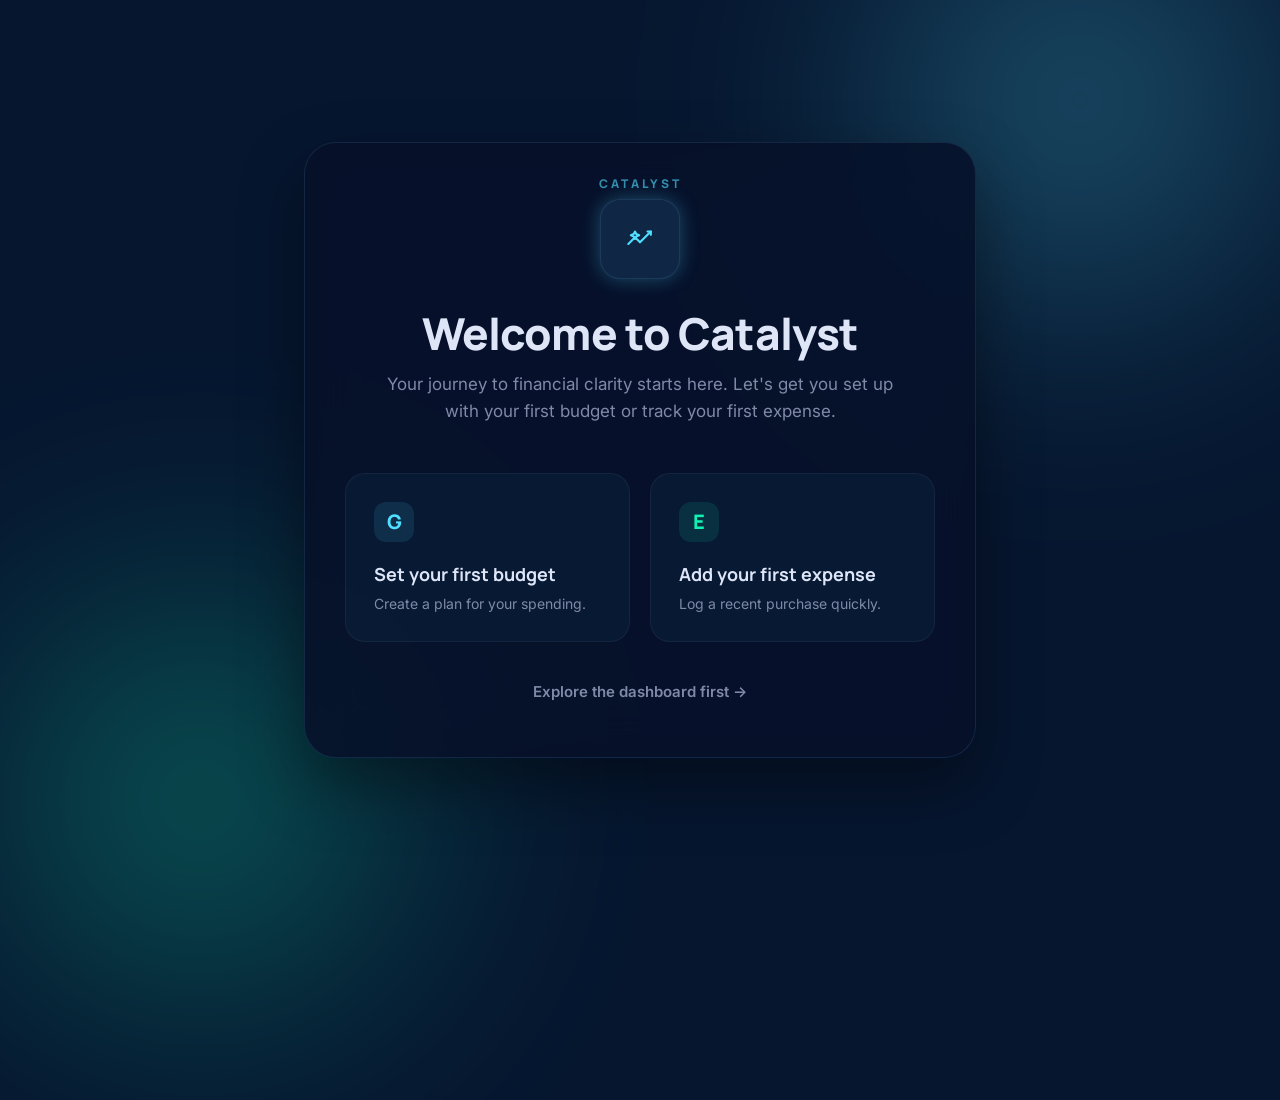
<file: pages/onboarding/index.html>
<!DOCTYPE html>
<html lang="en">
<head>
  <meta charset="UTF-8">
  <meta name="viewport" content="width=device-width, initial-scale=1.0">
  <title>Welcome | Expenses Tracker</title>
  <link rel="icon" type="image/x-icon" href="../../assets/icons/favicon-dark.ico">
  <link rel="preconnect" href="https://fonts.googleapis.com">
  <link rel="preconnect" href="https://fonts.gstatic.com" crossorigin>
  <link href="https://fonts.googleapis.com/css2?family=Inter:wght@400;500;600;700&family=Manrope:wght@700;800&display=swap" rel="stylesheet">
  <link rel="stylesheet" href="../../styles/global.css">
  <link rel="stylesheet" href="../../styles/components.css">
  <link rel="stylesheet" href="../../styles/onboarding.css">
  <link rel="stylesheet" href="../../styles/notifications.css">
  <script src="../../js/theme.js"></script>
</head>
<body class="onboarding-page">
  <script>document.documentElement.setAttribute("data-theme", localStorage.getItem("theme") || "dark")</script>
  <div class="orb top" aria-hidden="true"></div>
  <div class="orb bottom" aria-hidden="true"></div>
  <main class="onboarding-card">
    <div class="brand-large">Catalyst</div>
    <div class="hero" aria-hidden="true">
      <svg viewBox="0 0 48 48">
        <path d="M10 30l8-8 6 6 13-13"></path>
        <path d="M33 15h4v4"></path>
        <path d="M18 15l1.5 3L23 19.5 19.5 21 18 24l-1.5-3L13 19.5l3.5-1.5L18 15z"></path>
      </svg>
    </div>
    <h1>Welcome to Catalyst</h1>
    <p class="subtitle">Your journey to financial clarity starts here. Let's get you set up with your first budget or track your first expense.</p>
    <section class="onboarding-actions">
      <a href="../budget/index.html" class="onboarding-action">
        <div class="icon-box primary">G</div>
        <h2 class="action-title">Set your first budget</h2>
        <p class="action-copy">Create a plan for your spending.</p>
      </a>
      <a href="../add-expense/index.html" class="onboarding-action">
        <div class="icon-box green">E</div>
        <h2 class="action-title">Add your first expense</h2>
        <p class="action-copy">Log a recent purchase quickly.</p>
      </a>
    </section>
    <a href="../dashboard/index.html" class="footer-link" style="display: block; text-decoration: none;">Explore the dashboard first <span>&rarr;</span></a>
  </main>
  <script src="../notifications/notifications.js"></script>
</body>
</html>
</file>
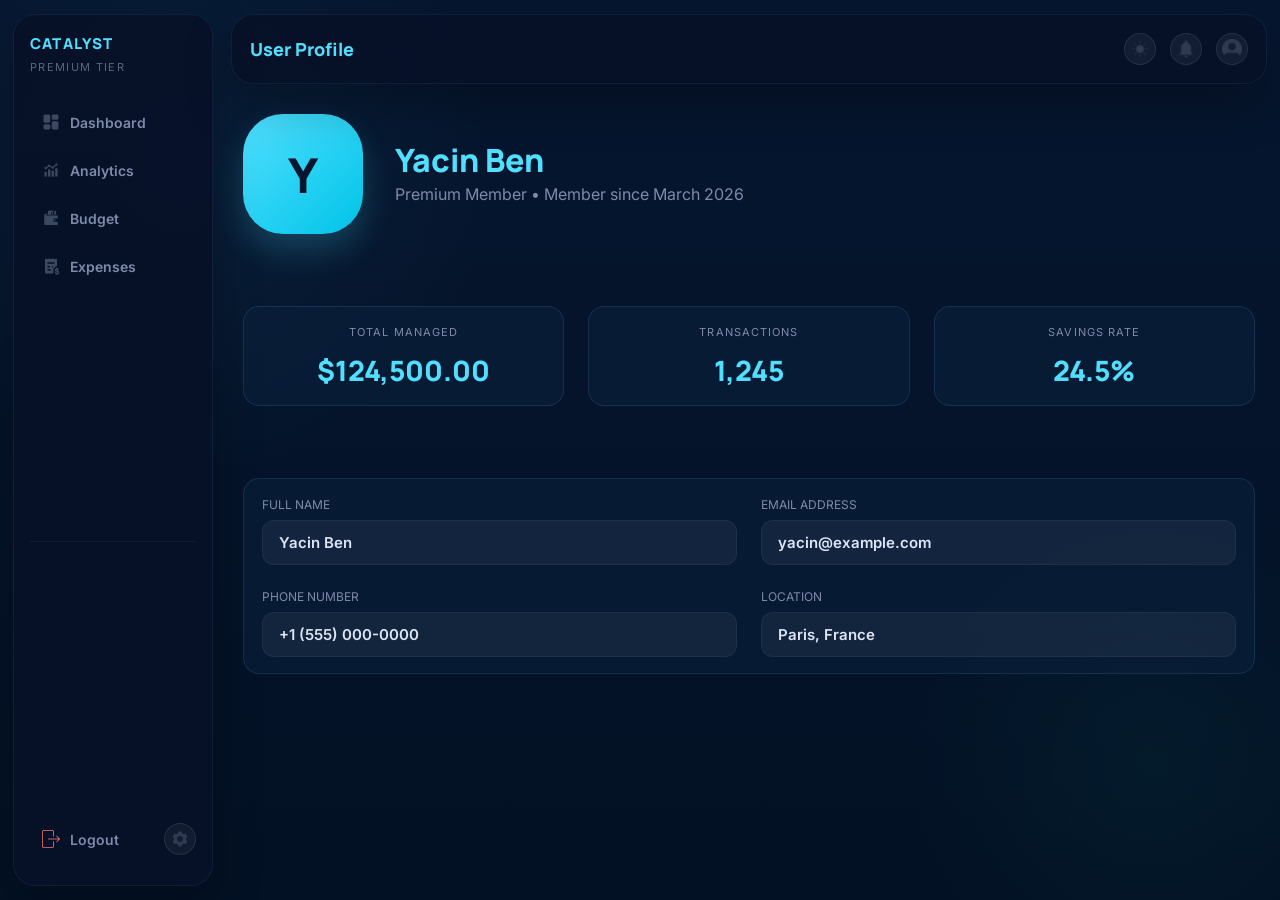
<file: pages/profile/index.html>
<!DOCTYPE html>
<html lang="en">
<head>
  <meta charset="UTF-8">
  <meta name="viewport" content="width=device-width, initial-scale=1.0">
  <title>Profile | Expenses Tracker</title>
  <link rel="icon" type="image/x-icon" href="../../favicon.ico">
  <link rel="preconnect" href="https://fonts.googleapis.com">
  <link rel="preconnect" href="https://fonts.gstatic.com" crossorigin>
  <link href="https://fonts.googleapis.com/css2?family=Inter:wght@400;500;600;700&family=Manrope:wght@700;800&display=swap" rel="stylesheet">
  <link rel="stylesheet" href="../../styles/global.css">
  <link rel="stylesheet" href="../../styles/components.css">
  <link rel="stylesheet" href="../../styles/profile.css">
  <link rel="stylesheet" href="../../styles/notifications.css">
</head>
<body>
  <script>document.documentElement.setAttribute("data-theme", localStorage.getItem("theme") || "dark")</script>
  <div class="layout">
    <aside class="sidebar shell">
      <div>
        <div class="brand">Catalyst</div>
        <div class="tier">Premium Tier</div>
      </div>
      <nav class="nav">
        <a href="../dashboard/index.html" class="nav-item"><img src="../../assets/icons/dashboard.png" alt="dashboard" srcset="" width="18px" height="18px"></span>Dashboard</a>
        <a href="../analytics/index.html" class="nav-item"><img src="../../assets/icons/analytics.png" alt="analytics" srcset="" width="18px" height="18px"></span>Analytics</a>
        <a href="../budget/index.html" class="nav-item"><img src="../../assets/icons/budget.png" alt="budget" srcset="" width="18px" height="18px"></span>Budget</a>
        <a href="../expenses/index.html" class="nav-item"><img src="../../assets/icons/expenses.png" alt="expenses" srcset="" width="18px" height="18px"></span>Expenses</a>
      </nav>
      <hr>
      <div class="sidebar-footer">
        <a href="../onboarding/index.html" class="nav-item logout"><img src="../../assets/icons/logout.png" alt="logout" srcset="" width="18px" height="18px"></span>Logout</a>
        <a href="../settings/index.html" class="sidebar-settings-link" title="Settings"><img src="../../assets/icons/settings.png" alt="settings" width="18px" height="18px"></a>
      </div>
    </aside>
    <main class="main">
      <header class="topbar shell">
        <div class="hamburger">&#9776;</div>
        <div class="top-brand">User Profile</div>
        <div class="top-actions">
          <div class="icons">
            <button id="themeToggleBtn" class="topbar-notification">
              <img src="../../assets/icons/dark.png" alt="theme" width="20px" height="20px">
            </button>
            <a href="../notifications/index.html" class="topbar-notification">
              <img src="../../assets/icons/notification.png" alt="notification" width="20px" height="20px">
            </a>
            <a href="../profile/index.html" class="topbar-profile active">
              <img src="../../assets/icons/profile.png" alt="profile" width="20px" height="20px">
            </a>
          </div>
        </div>
      </header>
      <div class="content">
        <section class="profile-header">
          <div class="avatar">Y</div>
          <div class="profile-info">
            <h1>Yacin Ben</h1>
            <p>Premium Member • Member since March 2026</p>
          </div>
        </section>
        
        <section class="stats-grid">
          <div class="card stat-card">
            <span class="label">Total Managed</span>
            <div class="value">$124,500.00</div>
          </div>
          <div class="card stat-card">
            <span class="label">Transactions</span>
            <div class="value">1,245</div>
          </div>
          <div class="card stat-card">
            <span class="label">Savings Rate</span>
            <div class="value">24.5%</div>
          </div>
        </section>

        <section class="card account-details">
          <div class="detail-item">
            <label>Full Name</label>
            <div class="value">Yacin Ben</div>
          </div>
          <div class="detail-item">
            <label>Email Address</label>
            <div class="value">yacin@example.com</div>
          </div>
          <div class="detail-item">
            <label>Phone Number</label>
            <div class="value">+1 (555) 000-0000</div>
          </div>
          <div class="detail-item">
            <label>Location</label>
            <div class="value">Paris, France</div>
          </div>
        </section>
      </div>
    </main>
    <div class="sidebar-overlay"></div>
  </div>
  <script src="../../js/sidebar.js"></script>
  <script src="../../js/theme.js"></script>
  <script src="../notifications/notifications.js"></script>
</body>
</html>
</file>
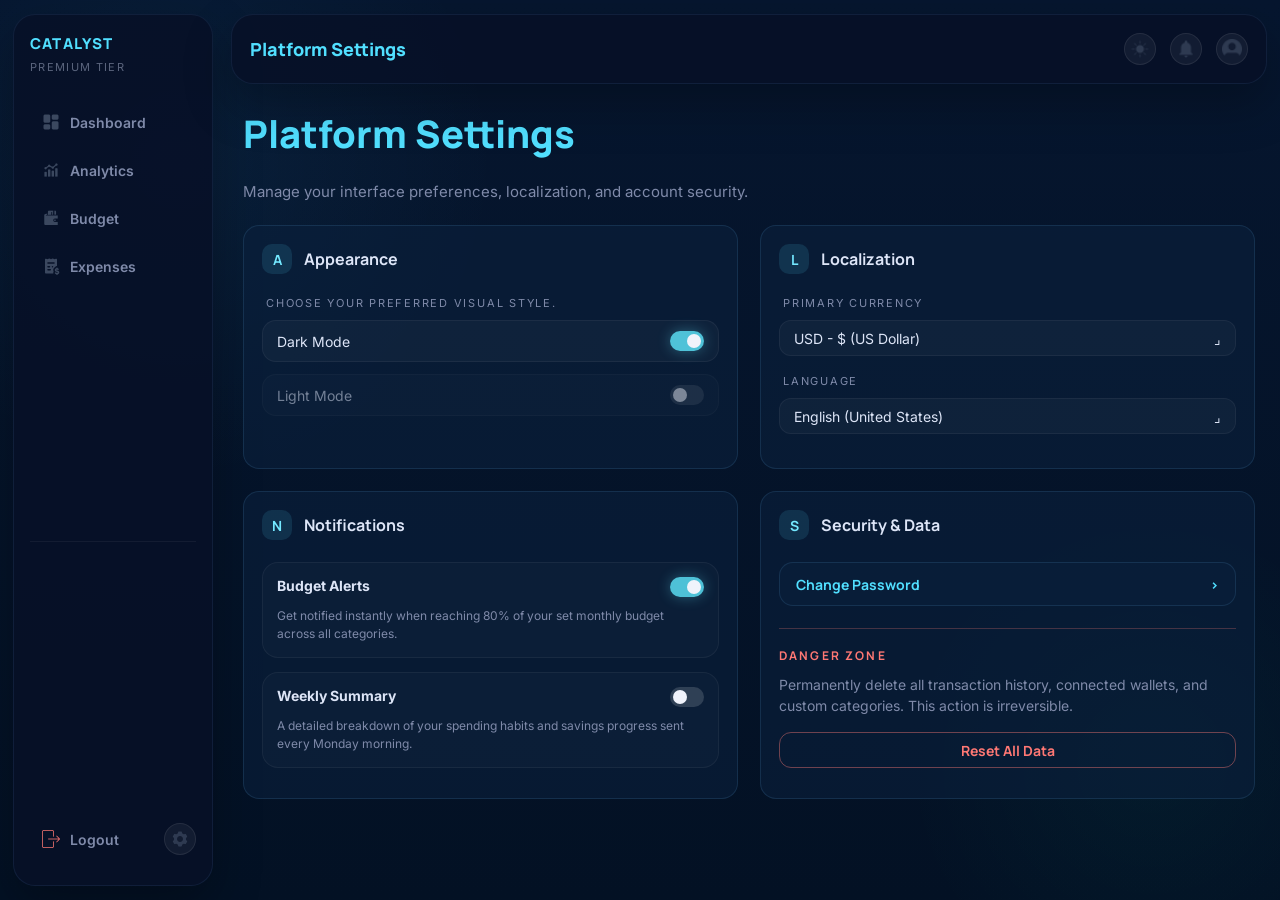
<file: pages/settings/index.html>
<!DOCTYPE html>
<html lang="en">
<head>
  <meta charset="UTF-8">
  <meta name="viewport" content="width=device-width, initial-scale=1.0">
  <title>Settings | Expenses Tracker</title>
  <link rel="icon" type="image/x-icon" href="../../favicon.ico">
  <link rel="preconnect" href="https://fonts.googleapis.com">
  <link rel="preconnect" href="https://fonts.gstatic.com" crossorigin>
  <link href="https://fonts.googleapis.com/css2?family=Inter:wght@400;500;600;700&family=Manrope:wght@700;800&display=swap" rel="stylesheet">
  <link rel="stylesheet" href="../../styles/global.css">
  <link rel="stylesheet" href="../../styles/components.css">
  <link rel="stylesheet" href="../../styles/settings.css">
  <link rel="stylesheet" href="../../styles/notifications.css">
</head>
<body>
  <script>document.documentElement.setAttribute("data-theme", localStorage.getItem("theme") || "dark")</script>
  <div class="layout">
    <aside class="sidebar shell">
      <div>
        <div class="brand">Catalyst</div>
        <div class="tier">Premium Tier</div>
      </div>
      <nav class="nav">
        <a href="../dashboard/index.html" class="nav-item"><img src="../../assets/icons/dashboard.png" alt="dashboard" srcset="" width="18px" height="18px"></span>Dashboard</a>
        <a href="../analytics/index.html" class="nav-item"><img src="../../assets/icons/analytics.png" alt="analytics" srcset="" width="18px" height="18px"></span>Analytics</a>
        <a href="../budget/index.html" class="nav-item"><img src="../../assets/icons/budget.png" alt="budget" srcset="" width="18px" height="18px"></span>Budget</a>
        <a href="../expenses/index.html" class="nav-item"><img src="../../assets/icons/expenses.png" alt="expenses" srcset="" width="18px" height="18px"></span>Expenses</a>
      </nav>
      <hr>
      <div class="sidebar-footer">
        <a href="../onboarding/index.html" class="nav-item logout"><img src="../../assets/icons/logout.png" alt="logout" srcset="" width="18px" height="18px"></span>Logout</a>
        <a href="../settings/index.html" class="sidebar-settings-link active" title="Settings"><img src="../../assets/icons/settings.png" alt="settings" width="18px" height="18px"></a>
      </div>
    </aside>
    <main class="main">
      <header class="topbar shell">
        <div class="hamburger">&#9776;</div>
        <div class="top-brand">Platform Settings</div>
        <div class="top-actions">
          <!-- <div class="search">Search settings...</div> -->
          <div class="icons">
            <button id="themeToggleBtn" class="topbar-notification">
              <img src="../../assets/icons/dark.png" alt="theme" width="20px" height="20px">
            </button>
            <a href="../notifications/index.html" class="topbar-notification">
              <img src="../../assets/icons/notification.png" alt="notification" width="20px" height="20px">
            </a>
            <a href="../profile/index.html" class="topbar-profile">
              <img src="../../assets/icons/profile.png" alt="profile" width="20px" height="20px">
            </a>
          </div>
        </div>
      </header>
      <div class="content">
        <h1>Platform Settings</h1>
        <div class="subtitle">Manage your interface preferences, localization, and account security.</div>
        <section class="grid">
          <article class="card">
            <h2><span>A</span>Appearance</h2>
            <div class="field-label">Choose your preferred visual style.</div>
            <div class="tile">Dark Mode <div class="switch on"></div></div>
            <div class="tile muted">Light Mode <div class="switch"></div></div>
          </article>
          <article class="card">
            <h2><span>L</span>Localization</h2>
            <div class="field-label">Primary Currency</div>
            <div class="field">USD - $ (US Dollar) <span>&#8991;</span></div>
            <div class="field-label">Language</div>
            <div class="field">English (United States) <span>&#8991;</span></div>
          </article>
          <article class="card">
            <h2><span>N</span>Notifications</h2>
            <div class="notice">
              <strong>Budget Alerts <span class="switch on"></span></strong>
              <p>Get notified instantly when reaching 80% of your set monthly budget across all categories.</p>
            </div>
            <div class="notice">
              <strong>Weekly Summary <span class="switch"></span></strong>
              <p>A detailed breakdown of your spending habits and savings progress sent every Monday morning.</p>
            </div>
          </article>
          <article class="card">
            <h2><span>S</span>Security &amp; Data</h2>
            <div class="btn">Change Password <span>&rsaquo;</span></div>
            <div class="danger">
              <h3>Danger Zone</h3>
              <p>Permanently delete all transaction history, connected wallets, and custom categories. This action is irreversible.</p>
              <div class="danger-btn">Reset All Data</div>
            </div>
          </article>
        </section>
      </div>
    </main>
    <div class="sidebar-overlay"></div>
  </div>
  <script src="../../js/sidebar.js"></script>
  <script src="../../js/theme.js"></script>
  <script src="../notifications/notifications.js"></script>
</body>
</html>
</file>
<file: styles/global.css>
/* CSS Custom Properties / Design Tokens (:root) */
:root {
  /* Colors & Tokens */
  --line:           rgba(118, 199, 255, 0.12);
  --line-heavy:     rgba(89, 140, 195, 0.12);
  --line-light:     rgba(255, 255, 255, 0.05);
  --text:           #dde5f7;
  --muted:          #7f8aa9;
  --primary:        #51dfff;
  --green:          #11f1b4;
  --coral:          #ff7874;
  --amber:          #ffb86c;
  --violet:         #bd93f9;
  --cyan:           #74e8ff;
  --gray:           #7f8aa9;

  /* Surfaces */
  --surface-canvas:         #06162f;
  --surface-glass:          rgba(7, 17, 39, 0.88);
  --surface-card:           rgba(11, 32, 61, 0.6);
  --surface-input:          rgba(255, 255, 255, 0.03);
  --surface-dropdown:       rgba(16, 34, 71, 0.85);
  --surface-overlay:        rgba(0, 0, 0, 0.4);
  --surface-variant:        #102645;
  --surface-bright:         #152c4e;
  --surface-container:      #061934;
  --surface-container-low:  #02132b;
  --surface-container-high: #0b203d;

  /* Fonts */
  --font-display: "Manrope", sans-serif;
  --font-body:    "Inter", sans-serif;

  /* Font Sizes */
  --text-xs:   0.6875rem;
  --text-sm:   0.75rem;
  --text-base: 0.875rem;
  --text-md:   0.9375rem;
  --text-lg:   1rem;
  --text-xl:   1.125rem;
  --text-2xl:  1.25rem;
  --text-3xl:  1.5rem;
  --text-4xl:  2rem;
  --text-5xl:  2.375rem;
  --text-6xl:  3.75rem;

  /* Gradients */
  --gradient-base:    linear-gradient(180deg, #06162f 0%, #031124 100%);
  --gradient-primary: linear-gradient(135deg, var(--primary), #00c4e8);

  /* Budget Specific (Consolidated) */
  --budget-primary:            #81ecff;
  --budget-secondary:          #00ffab;
  --budget-tertiary:           #ff8481;
  --budget-error:              #ff716c;
  --budget-line:               rgba(118, 199, 255, 0.12);

  /* Shadows */
  --shadow-sm:      0 2px 4px rgba(0, 0, 0, 0.05);
  --shadow-md:      0 12px 24px rgba(0, 0, 0, 0.12);
  --shadow-lg:      0 20px 48px rgba(0, 0, 0, 0.26);
  --shadow-xl:      0 28px 64px rgba(0, 0, 0, 0.4);
  --shadow-glow:    0 0 20px rgba(81, 223, 255, 0.3);
}

/* Reset & Base Styles (*, body) */
* {
  box-sizing: border-box;
}

html {
  background: var(--surface-canvas);
  background-image: 
    radial-gradient(circle at 14% 18%, rgba(59, 190, 255, 0.06), transparent 24%),
    radial-gradient(circle at 90% 85%, rgba(9, 255, 195, 0.04), transparent 18%),
    var(--gradient-base);
  background-attachment: fixed;
  background-size: cover;
  min-height: 100%;
  scroll-behavior: smooth;
}

body {
  margin: 0;
  min-height: 100vh;
  font-family: var(--font-body);
  color: var(--text);
  background: transparent;
}

/* Layout (.layout, .main, .content) */
.layout {
  width: min(90rem, calc(100vw - 1.625rem));
  margin: 0 auto;  
  display: grid;
  grid-template-columns: minmax(12.5rem, 15vw) 1fr;
  gap: 1.125rem;
  justify-content: center;
}

.shell {
  border-radius: 22px;
  background: var(--surface-glass);
  border: 1px solid var(--line-heavy);
  box-shadow: var(--shadow-lg);
}

.main {
  margin-top: 0.875rem;
  /* padding-bottom: 26px; */
}

.content {
  padding: 0.125rem 0.75rem 0;
  display: grid;
  gap: 1.5rem;
}

/* Sidebar (.sidebar, .nav, .nav-item, etc.) */
.sidebar {
  position: sticky;
  top: 0.875rem; 
  height: calc(100vh - 1.75rem);
  margin: 0.875rem 0;
  padding: 1.125rem 1rem;
  display: flex;
  flex-direction: column;
}

.brand {
  font-family: var(--font-display);
  color: var(--primary);
  font-size: var(--text-md);
  font-weight: 800;
  letter-spacing: 0.08em;
  text-transform: uppercase;
  margin-bottom: 0.375rem;
}

.tier {
  color: rgba(208, 217, 242, 0.42);
  font-size: var(--text-xs);
  letter-spacing: 0.12em;
  text-transform: uppercase;
  margin-bottom: 1.75rem;
}

.nav {
  display: grid;
  gap: 0.5rem;
}

.nav-item {
  display: flex;
  align-items: center;
  gap: 0.625rem;
  min-height: 2.5rem;
  padding: 0 0.75rem;
  border-radius: 11px;
  color: var(--muted);
  font-size: var(--text-base);
  font-weight: 600;
  text-decoration: none;
  cursor: pointer;
  transition: all 0.2s ease;
}

.nav-item .dot {
  width: 14px;
  height: 14px;
  border-radius: 4px;
  background: rgba(197, 212, 240, 0.28);
}

.nav-item:hover {
  color: var(--text);
  background: var(--line-light);
}

.nav-item:hover img {
  filter: brightness(1.8) saturate(3) hue-rotate(318deg);
  mix-blend-mode: screen;
}

.nav-item.active img {
  filter: brightness(1.8) saturate(3) hue-rotate(318deg);
  mix-blend-mode: screen;
}

.nav-item.active {
  background: var(--surface-container-low);
  color: var(--primary);
  border: 1px solid rgba(63, 230, 255, 0.5);
}

.nav-item.active .dot {
  background: var(--primary);
}

.logout:hover {
  background: rgba(255,145,140,0.16);
}

.sidebar-overlay {
  display: none;
  position: fixed;
  top: 0;
  left: 0;
  width: 100vw;
  height: 100vh;
  background: var(--surface-overlay);
  backdrop-filter: blur(4px);
  z-index: 1999;
  opacity: 0;
  transition: opacity 0.3s;
}

.sidebar-overlay.active {
  display: block;
  opacity: 1;
}

.sidebar-footer {
  display: flex;
  align-items: center;
  gap: 0.75rem;
  margin-top: auto;
  padding: 0.5rem 0;
}

.sidebar-settings-link {
  display: flex;
  align-items: center;
  justify-content: center;
  width: 32px;
  height: 32px;
  border-radius: 50%;
  background: var(--line-light);
  border: 1px solid rgba(255, 255, 255, 0.08);
  transition: all 0.2s ease;
  cursor: pointer;
  text-decoration: none;
  flex-shrink: 0;
}

.sidebar-settings-link:hover {
  background: rgba(255, 255, 255, 0.1);
  border-color: var(--primary);
  transform: translateY(-1px);
}

.sidebar-settings-link img {
  opacity: 0.7;
  transition: opacity 0.2s;
}

.sidebar-settings-link:hover img {
  opacity: 1;
  filter: brightness(1.8) saturate(3) hue-rotate(318deg);
  mix-blend-mode: screen;
}

.logout {
  flex-grow: 1;
}

.sidebar hr {
  border: 0;
  border-top: 1px solid var(--line-light);
  margin: auto 0 0.875rem;
}

/* Topbar (.topbar, .top-brand, .top-actions, etc.) */
.topbar {
  min-height: 4.375rem;
  padding: 0 1.125rem;
  display: flex;
  align-items: center;
  justify-content: space-between;
  margin-bottom: 1.75rem;
}

.top-brand {
  color: var(--primary);
  font-family: var(--font-display);
  font-weight: 800;
  font-size: var(--text-xl);
}

.top-actions {
  display: flex;
  align-items: center;
  gap: 0.875rem;
}

.search {
  width: min(11.25rem, 100%);
  height: 2.125rem;
  border-radius: 20px;
  background: var(--line-light);
  border: 1px solid var(--line-light);
  color: rgba(216, 224, 247, 0.3);
  font-size: var(--text-sm);
  padding: 0 1rem;
  display: flex;
  align-items: center;
}

.icons {
  display: flex;
  align-items: center; /* Ensure vertical alignment */
  gap: 0.875rem;
  color: var(--muted);
  font-size: var(--text-lg);
}

.topbar-profile {
  display: flex;
  align-items: center;
  justify-content: center;
  width: 32px;
  height: 32px;
  border-radius: 50%;
  background: var(--line-light);
  border: 1px solid rgba(255, 255, 255, 0.08);
  transition: all 0.2s ease;
  cursor: pointer;
  text-decoration: none;
}

.topbar-profile:hover {
  background: rgba(255, 255, 255, 0.1);
  border-color: var(--primary);
  transform: translateY(-1px);
}

.topbar-profile img {
  opacity: 0.7;
  transition: opacity 0.2s;
}

.topbar-profile:hover img {
  opacity: 1;
  filter: brightness(1.2);
}

.topbar-notification {
  display: flex;
  align-items: center;
  justify-content: center;
  width: 32px;
  height: 32px;
  border-radius: 50%;
  background: var(--line-light);
  border: 1px solid rgba(255, 255, 255, 0.08);
  transition: all 0.2s ease;
  cursor: pointer;
  text-decoration: none;
}

.topbar-notification:hover {
  background: rgba(255, 255, 255, 0.1);
  border-color: var(--primary);
  transform: translateY(-1px);
}

.topbar-notification img {
  opacity: 0.7;
  transition: opacity 0.2s;
}

.topbar-notification:hover img {
  opacity: 1;
  filter: brightness(1.2);
}

.hamburger {
  display: none;
  font-size: var(--text-3xl);
  cursor: pointer;
  color: var(--primary);
  user-select: none;
  order: -1; /* Place before brand on mobile */
}

/* Utilities & Shared (.page-head, .subtitle, headings, etc.) */
h1, h2, h3, .big-number, .btn /* ⚠️ DUPLICATE — also in components.css */ {
  font-family: var(--font-display);
}

h1 {
  margin: 0 0 0.375rem;
  color: var(--primary);
  font-size: var(--text-5xl);
  line-height: 1;
  font-weight: 800;
}

.subtitle {
  margin: 0;
  color: var(--muted);
  font-size: var(--text-md);
}

.page-head {
  display: flex;
  align-items: flex-start;
  justify-content: space-between;
  gap: 1.125rem;
  margin-bottom: 1.75rem;
}

/* GLOBAL PREMIUM DROPDOWN SYSTEM */
.dropdown, .sort-dropdown {
  position: relative;
  display: block;
}

.dropdown-menu, .sort-menu {
  display: none;
  position: absolute;
  top: calc(100% + 0.5rem);
  left: 0;
  width: 100%;
  min-width: fit-content;
  background: var(--surface-dropdown);
  backdrop-filter: blur(16px);
  border: 1px solid rgba(118, 232, 255, 0.15);
  border-radius: 16px;
  padding: 0.5rem;
  box-shadow: var(--shadow-xl);
  z-index: 2000;
  overflow: hidden;
  animation: dropdownReveal 0.25s cubic-bezier(0.4, 0, 0.2, 1);
  transform-origin: top center;
}

@keyframes dropdownReveal {
  from { opacity: 0; transform: translateY(-10px) scale(0.98); }
  to { opacity: 1; transform: translateY(0) scale(1); }
}

.dropdown-menu.show, .sort-menu.show {
  display: block;
}

.sort-menu { min-width: 100px;}
.sort-menu a { justify-content: center;}

.dropdown-menu a, .sort-menu a {
  display: flex;
  align-items: center;
  gap: 12px;
  padding: 0.625rem 0.875rem;
  color: var(--muted);
  font-size: var(--text-base);
  font-weight: 600;
  text-decoration: none; 
  border-radius: 10px;
  transition: all 0.2s ease;
}

.dropdown-menu a:hover, .sort-menu a:hover {
  background: rgba(81, 223, 255, 0.1);
  color: var(--primary); 
}

.dropdown-menu a .dot, .sort-menu a .dot {
  width: 8px;
  height: 8px;
  border-radius: 50%;
  background: rgba(255, 255, 255, 0.2);
  transition: background 0.2s;
}

.dropdown-menu a:hover .dot {
  background: var(--primary);
  box-shadow: 0 0 8px var(--primary);
}

.dropdown-btn, .sort-btn, .dropdown-menu a, .sort-menu a {
  outline: none;
  -webkit-tap-highlight-color: transparent;
}

.dropdown-btn::-moz-focus-inner, .sort-btn::-moz-focus-inner {
  border: 0;
}

.dropdown-btn, .sort-btn {
  background: var(--surface-input);
  border: 1px solid var(--line-light);
  color: var(--text);
  transition: all 0.2s ease;
}

.dropdown-btn:hover, .sort-btn:hover {
  background: var(--budget-line); 
}

.dropdown-btn.selected {
  color: var(--primary); 
  background: rgba(81, 223, 255, 0.05);
}

/* THEME OVERRIDES (Light Mode) */
[data-theme="light"] {
  /* Colors & Tokens */
  --text:           #01132b;
  --muted:          #4a5a7a78;
  --primary:        #0062cc;
  --green:          #00875a;
  --coral:          #cc2200;
  --amber:          #a35200;
  --violet:         #6d28d9;
  --cyan:           #00738c;
  --gray:           #4a5a7a;
  --line:           rgba(0, 60, 140, 0.12);
  --line-heavy:     rgba(0, 60, 140, 0.16);
  --line-light:     rgba(0, 60, 140, 0.06);

  /* Surfaces - Pearl Perspective */
  --surface-canvas:         #e8f0ff;
  --surface-glass:          rgba(255, 255, 255, 0.72);
  --surface-card:           rgba(255, 255, 255, 0.70);
  --surface-input:          rgba(0, 60, 140, 0.04);
  --surface-dropdown:       #deeaff;
  --surface-overlay:        rgba(220, 232, 255, 0.88);
  --surface-variant:        rgba(0, 60, 140, 0.03);
  --surface-bright:         rgba(255, 255, 255, 0.85);
  --surface-container:      rgba(0, 60, 140, 0.02);
  --surface-container-low:  rgba(0, 60, 140, 0.01);
  --surface-container-high: rgba(255, 255, 255, 0.6);

  /* Gradients */
  --gradient-base:    linear-gradient(180deg, #e8f0ff 0%, #dce8ff 100%);
  --gradient-primary: linear-gradient(90deg, #4da8ff, #0077ee);
  --gradient-danger:  linear-gradient(90deg, #e03030, #b81c1c);

  /* Shadows - Blue Tinted */
  --shadow-sm:      0 2px 4px rgba(0, 40, 120, 0.05);
  --shadow-md:      0 12px 24px rgba(0, 40, 120, 0.12);
  --shadow-lg:      0 20px 48px rgba(0, 40, 120, 0.26);
  --shadow-xl:      0 28px 64px rgba(0, 40, 120, 0.4);
  --shadow-glow:    0 0 20px rgba(0, 98, 204, 0.2);

  /* Budget Specific */
  --budget-primary:   #0077ee;
  --budget-secondary: #00875a;
  --budget-tertiary:  #cc2200;
  --budget-error:     #e03030;
  --budget-line:      rgba(0, 60, 140, 0.12);
}

[data-theme="light"] {
  background: var(--surface-canvas);
  background-image: 
    radial-gradient(circle at 14% 18%, rgba(0, 100, 200, 0.05), transparent 24%),
    radial-gradient(circle at 90% 85%, rgba(0, 180, 120, 0.03), transparent 18%),
    var(--gradient-base);
}

[data-theme="light"] body {
  background-image: var(--gradient-base);
}

[data-theme="light"] .nav-item:hover img,
[data-theme="light"] .sidebar-settings-link:hover img,
[data-theme="light"] .nav-item.active img,
[data-theme="light"] .sidebar-settings-link.active img {
  filter: brightness(1.25) saturate(4.1) hue-rotate(354deg) sepia(0) contrast(1);
  mix-blend-mode: multiply;
}

/* Dashboard Light Mode */
[data-theme="light"] .tier { color: var(--muted); }
[data-theme="light"] .stat-label { color: var(--gray); }

[data-theme="light"] .view-all {
  background: rgba(0, 98, 204, 0.08);
  border: 1px solid rgba(0, 98, 204, 0.2);
  color: var(--primary);
}

[data-theme="light"] .view-all:hover {
  background: rgba(0, 98, 204, 0.12);
  border: 1px solid rgba(0, 98, 204, 0.3);
}

/* Analytics Light Mode */
[data-theme="light"] .heatmap-day--none { background: rgba(30, 30, 30, 0.04); }
[data-theme="light"] .mini-label { color: var(--muted); }

/* Budget Light Mode */
[data-theme="light"] .filter-btn.active {
  background-color: rgba(81, 241, 255, 0.12);
  color: var(--budget-primary);
}

[data-theme="light"] .quick-edit, [data-theme="light"] .add-category-modal-content {
  background: var(--gradient-base);
}

/* Expenses Light Mode */
[data-theme="light"] .btn:hover {
  background: rgba(0, 98, 204, 0.12);
  border: 1px solid rgba(0, 98, 204, 0.3);
}

[data-theme="light"] .modal { background: var(--gradient-base);}
[data-theme="light"] .close:hover { background: rgba(173, 173, 173, 0.08); }

/* Responsive / Media Queries */
@media (max-width: 1100px) {
  .layout {
    grid-template-columns: 1fr;
    width: calc(100vw - 1.75rem);
  }

  .topbar {
    position: sticky;
    top: 0.875rem; 
    z-index: 1000;
    backdrop-filter: blur(3px);
  }

  .sidebar {
    position: fixed;
    left: -20rem;
    top: 0;
    width: 17.5rem;
    height: calc(100vh - 1.75rem);
    z-index: 2000;
    margin: 0.875rem;
    transition: left 0.3s cubic-bezier(0.4, 0, 0.2, 1);
    background: rgba(3, 17, 36, 0.98);
  }

  .sidebar.show {
    left: 0;
    box-shadow: 0 0 100px rgba(0,0,0,0.8);
  }

  .hamburger {
    display: block;
    margin-right: 2.875rem;
  }

  .page-head {
    flex-direction: column;
    align-items: flex-start;
    gap: 0.875rem;
    margin-bottom: 1.25rem;
  }
}
</file>
<file: styles/components.css>
/* Cards (.card, .cat-card, .alert-card, etc.) */
.card /* ⚠️ DUPLICATE — also in analytics.css, settings.css */ {
  border-radius: 16px;
  background: var(--surface-card);
  border: 1px solid var(--line);
  padding: 1.125rem 1.125rem 1rem;
  position: relative;
  overflow: hidden;
  transition: transform 0.2s ease, box-shadow 0.2s ease;
}

.card:hover {
  transform: translateY(-2px);
  box-shadow: var(--shadow-md);
}

/* Badges & Dots (.badge, .color-dot, etc.) */
.badge /* ⚠️ DUPLICATE — also in budget.css */ {
  width: 34px;
  height: 34px;
  border-radius: 9px;
  display: grid;
  place-items: center;
  font-family: var(--font-display);
  font-size: var(--text-base);
  font-weight: 700;
}

.badge.green { background: rgba(17, 241, 180, 0.12); color: var(--green); }
.badge.blue { background: rgba(81, 223, 255, 0.12); color: var(--primary); }
.badge.red { background: rgba(255, 120, 116, 0.12); color: var(--coral); }

/* Buttons & FAB (.btn, .fab, .button-primary, etc.) */
.btn /* ⚠️ DUPLICATE — also in expenses.css, budget.css, global.css */ {
  height: 2.75rem;
  border-radius: 14px;
  background: var(--surface-card);
  border: 1px solid var(--line);
  color: var(--primary);
  display: flex;
  align-items: center;
  justify-content: space-between;
  padding: 0 1rem;
  font-family: var(--font-display);
  font-size: var(--text-base);
  font-weight: 700;
  cursor: pointer;
  transition: all 0.2s ease;
}

.btn:hover {
  background: #2b558c;
  box-shadow: 0 0 28px rgba(70, 223, 255, 0.4);
}

.fab /* ⚠️ DUPLICATE — also in dashboard.css */ {
  position: fixed;
  right: 2.875rem;
  bottom: 1.5rem;
  height: 2.625rem;
  padding: 0 1.375rem;
  border-radius: 999px;
  background: var(--gradient-primary);
  color: #14324c;
  font-family: var(--font-display);
  font-size: var(--text-base);
  font-weight: 800;
  box-shadow: 0 0 28px rgba(70, 223, 255, 0.4);
  display: flex;
  align-items: center;
  gap: 0.625rem;
  cursor: pointer;
  transition: transform 0.2s ease;
}

.fab:hover {
  transform: scale(1.05);
}

/* Progress Bars (.progress, .progress-bar, etc.) */
.progress /* ⚠️ DUPLICATE — also in dashboard.css, budget.css */ {
  width: 100%;
  height: 6px;
  background: rgba(119, 132, 162, 0.18);
  border-radius: 999px;
  overflow: hidden;
}

.progress > span {
  display: block;
  height: 100%;
  border-radius: inherit;
}

/* Modals & Overlays (.modal, .modal-overlay, .close, etc.) */
#toast-container {
    display: flex;
    flex-direction: column;
    gap: 0.75rem;
    border: none;
}

.toast {
    animation: toast-in 0.4s cubic-bezier(0.16, 1, 0.3, 1) forwards;
}

.toast-success { box-shadow: 0 0 10px var(--green) !important; }
.toast-error { box-shadow: 0 0 10px var(--coral) !important; }
.toast-info { box-shadow: 0 0 10px var(--primary) !important; }

@keyframes toast-in {
    from {
        opacity: 0;
        transform: translateX(120%);
    }
    to {
        opacity: 1;
        transform: translateX(0);
    }
}

/* Dropdowns (.dropdown, .dropdown-menu, .dropdown-btn, etc.) */
/* Styling for the Notifications Dropdown */
.notification-dropdown /* ⚠️ DUPLICATE — also in notifications.css */ {
    position: absolute;
    top: 3.75rem;
    right: 1.25rem;
    width: 20rem;
    max-height: 25rem;
    background: var(--surface-dropdown);
    backdrop-filter: blur(12px);
    -webkit-backdrop-filter: blur(12px);
    border: 1px solid rgba(119, 200, 255, 0.15);
    border-radius: 16px;
    box-shadow: 0 12px 32px rgba(0, 0, 0, 0.4), 0 0 0 1px var(--line-light);
    display: flex;
    flex-direction: column;
    z-index: 9999;
    opacity: 0;
    transform: translateY(-10px);
    pointer-events: none;
    transition: all 0.3s cubic-bezier(0.16, 1, 0.3, 1);
    overflow: hidden;
}

.notification-dropdown.active {
    opacity: 1;
    transform: translateY(0);
    pointer-events: auto;
}

.notif-header /* ⚠️ DUPLICATE — also in notifications.css */ {
    padding: 1rem 1.25rem;
    border-bottom: 1px solid var(--line-light);
    display: flex;
    justify-content: space-between;
    align-items: center;
}

.notif-header h3 {
    margin: 0;
    font-family: var(--font-display);
    font-size: var(--text-lg);
    color: var(--text);
}

.notif-clear-btn /* ⚠️ DUPLICATE — also in notifications.css */ {
    background: transparent;
    border: none;
    color: var(--cyan);
    font-size: var(--text-sm);
    font-weight: 600;
    cursor: pointer;
    padding: 0.25rem 0.5rem;
    border-radius: 4px;
    transition: background 0.2s;
}

.notif-clear-btn:hover {
    background: rgba(81, 223, 255, 0.1);
}

.notif-body /* ⚠️ DUPLICATE — also in notifications.css */ {
    flex: 1;
    overflow-y: auto;
    padding: 0.5rem 0;
}

.notif-body::-webkit-scrollbar { width: 4px; }
.notif-body::-webkit-scrollbar-track { background: transparent; }
.notif-body::-webkit-scrollbar-thumb { background: rgba(119, 200, 255, 0.15); border-radius: 4px; }

.notif-item /* ⚠️ DUPLICATE — also in notifications.css */ {
    padding: 0.75rem 1.25rem;
    display: flex;
    flex-direction: column;
    gap: 0.25rem;
    transition: background 0.2s;
    position: relative;
}

.notif-item:hover { background: rgba(255, 255, 255, 0.03); }

.notif-item-header {
    display: flex;
    justify-content: space-between;
    align-items: center;
}

.notif-type /* ⚠️ DUPLICATE — also in notifications.css */ { font-size: var(--text-xs); font-weight: 700; text-transform: uppercase; letter-spacing: 0.05em; }
.type-warning { color: var(--amber); }
.type-expense { color: var(--primary); }
.type-system { color: var(--text); }

.notif-time /* ⚠️ DUPLICATE — also in notifications.css */ { font-size: var(--text-xs); color: var(--muted); }
.notif-message /* ⚠️ DUPLICATE — also in notifications.css */ { font-size: var(--text-base); color: var(--text); line-height: 1.4; margin: 0.25rem 0 0 0; }

.notif-dismiss /* ⚠️ DUPLICATE — also in notifications.css */ {
    position: absolute;
    right: 0.75rem;
    top: 0.75rem;
    background: transparent;
    border: none;
    color: rgba(255,255,255,0.5);
    cursor: pointer;
    font-size: 0.875rem;
    opacity: 0;
    transition: opacity 0.2s, color 0.2s;
}

.notif-item:hover .notif-dismiss { opacity: 1; }
.notif-dismiss:hover { color: var(--coral); }
.notif-empty /* ⚠️ DUPLICATE — also in notifications.css */ { padding: 2rem 1.25rem; text-align: center; color: var(--muted); font-size: var(--text-base); }

/* Form Fields (.field, .input-line, .label, etc.) */
</file>
<file: styles/add-expense.css>
.modal-wrapper {
  display: grid;
  place-items: center;
  min-height: calc(100vh - 7.5rem);
}

.modal {
  width: min(31.25rem, calc(100vw - 2.75rem));
  border-radius: 24px;
  background: var(--surface-dropdown);
  border: 1px solid var(--line);
  box-shadow: 0 28px 72px rgba(0,0,0,0.34);
  padding: 2rem;
  position: relative;
}

.top {
  display: flex;
  align-items: flex-start;
  justify-content: space-between;
  margin-bottom: 2rem;
}

.modal h1 {
  margin: 0 0 0.25rem;
  color: var(--primary);
  font-size: var(--text-3xl);
  font-weight: 800;
  font-family: var(--font-display);
}

.close {
  width: 32px;
  height: 32px;
  border-radius: 50%;
  background: var(--line-light);
  color: var(--muted);
  display: grid;
  place-items: center;
  font-size: 1.25rem;
  cursor: pointer;
  border: none;
  transition: all 0.2s ease;
}

.close:hover {
  background: var(--line-heavy);
}

.center {
  text-align: center;
  margin-bottom: 2rem;
}

.label {
  color: var(--muted);
  font-size: var(--text-xs);
  font-weight: 700;
  letter-spacing: 0.16em;
  text-transform: uppercase;
  margin-bottom: 1rem;
}

.amount-row {
  display: flex;
  align-items: center;
  justify-content: center;
  gap: 0.875rem;
  margin-bottom: 1rem;
}

.currency {
  font-family: var(--font-display);
  font-size: var(--text-4xl);
  font-weight: 800;
  color: var(--primary);
}

.amount-input {
  position: relative;
  font-size: 4.375rem;
  font-weight: 200;
  color: var(--text);
  line-height: 1;
  min-width: 9.375rem;
  text-align: left;
  border: none;
  background: transparent;
  border-left: 1px solid var(--muted);
  padding-left: 1.25rem;
  font-family: var(--font-display);
  outline: none;
}

.amount-row>label {
  position: absolute;
  left: 17%; 
  font-size: 4rem;
  font-weight: 400;
  color: var(--primary); 
  z-index: -1;
}

.underline {
  width: 10rem;
  height: 2px;
  margin: 0 auto;
  background: linear-gradient(90deg, transparent, rgba(82, 223, 255, 0.78), transparent);
}

.grid {
  display: grid;
  grid-template-columns: repeat(2, 1fr);
  gap: 1.125rem;
  margin-bottom: 1.5rem;
}

.field-wrap label, .dropdown label {
  display: block;
  color: var(--muted);
  font-size: var(--text-sm);
  margin: 1.5rem 0 0.5rem 0; 
}

.field , .dropdown-btn{
  width: 100%;
  height: 3rem;
  border-radius: 12px;
  background: var(--surface-input);
  border: 1px solid var(--line-light);
  color: var(--muted);
  font-size: var(--text-base);
  padding: 0 1rem;
  display: flex;
  align-items: center;
  justify-content: space-between;
  cursor: pointer;
}

.field.selected, .dropdown-btn.selected {
  color: var(--text);
}

.field:focus {
  outline: none;
}

.field::placeholder {
  color: var(--muted);
}

.dropdown {
  position: relative;
  display: block;
}

.dropdown-menu {
  display: none;
  position: absolute;
  width: 100%;
  font-size: 0.875rem;
  background-color: #102247; 
  border-top: none;
  border-radius: 12px;
  box-shadow: 0 8px 16px rgba(0, 0, 0, 0.1);
  z-index: 1;
  top: 100%;
}

.dropdown-menu a {
  color: var(--muted);
  padding: 0.75rem;
  text-decoration: none;
  display: block;
}

.dropdown-menu a:hover { background-color: var(--line); border-radius: 12px;}

.dropdown-menu.show { display: block; }

.wide { margin-bottom: 1.5rem; }

.wallet {
  min-height: 4rem;
  border-radius: 16px;
  background: rgba(6, 17, 34, 0.28);
  border: 1px solid rgba(255,255,255,0.03);
  padding: 0 1rem;
  display: flex;
  align-items: center;
  justify-content: space-between;
  margin-bottom: 2rem;
}

.wallet-left {
  display: flex;
  align-items: center;
  gap: 0.75rem;
}

.wallet-icon {
  width: 32px;
  height: 32px;
  border-radius: 10px;
  background: rgba(17,239,180,0.12);
  color: var(--green);
  display: grid;
  place-items: center;
  font-weight: 800;
  font-size: var(--text-base);
}

.wallet-name {
  font-weight: 700;
  font-family: var(--font-display);
  font-size: var(--text-base);
  margin-bottom: 0.125rem;
}

.wallet-balance {
  color: var(--muted);
  font-size: var(--text-xs);
}

.change {
  color: var(--primary);
  font-size: var(--text-xs);
  font-weight: 800;
  text-transform: uppercase;
  cursor: pointer;
}

.actions {
  display: grid;
  grid-template-columns: 1fr 1.5fr;
  gap: 1rem;
}

.button-primary {
  all: unset;
  height: 2.75rem;
  border-radius: 12px;
  background: linear-gradient(90deg, #76e9ff, #27d5f5);
  color: #16314c;
  display: grid;
  place-items: center;
  font-size: var(--text-md);
  font-weight: 800;
  font-family: var(--font-display);
  box-shadow: 0 0 24px rgba(82,223,255,0.24);
  cursor: pointer;
  transition: all 0.2s ease;
}

.button-primary:hover {
  transform: translateY(-1px);
  box-shadow: 0 0 28px rgba(70, 223, 255, 0.7)
}

@media (max-width: 520px) {
  .modal {
    padding: 1.5rem;
    width: 90vw;
  }
  .top { 
    align-items: center; 
    gap: 0.75rem;
  }
  .amount-input {
    font-size: 3rem;
    padding-left: 0.75rem;
    min-width: 7.5rem;
  }
  .currency {
    font-size: 1.5rem;
  }
  .field-wrap label, .dropdown label {
    margin: 0 0 8px 0;
  }
  .grid, .actions { 
    grid-template-columns: 1fr; 
  }
}
</file>
<file: styles/notifications.css>
/* ============================================================
   Notifications Dropdown & Center Styles
   Catalyst Financial Hub
   ============================================================ */

/* --- Dropdown Panel --- */
.notification-dropdown {
  position: absolute;
  top: 3.75rem;
  right: 1.25rem;
  width: 20rem;
  max-height: 25rem; 
  background: transparent;
  backdrop-filter: blur(12px);
  -webkit-backdrop-filter: blur(12px);
  border: 1px solid rgba(119, 200, 255, 0.15);
  border-radius: 16px;
  box-shadow: 0 12px 32px rgba(0, 0, 0, 0.4), 0 0 0 1px rgba(119, 200, 255, 0.05);
  display: flex;
  flex-direction: column;
  z-index: 9999;
  opacity: 0;
  transform: translateY(-10px);
  pointer-events: none;
  transition: all 0.3s cubic-bezier(0.16, 1, 0.3, 1);
  overflow: hidden;
}

.notification-dropdown.active {
  opacity: 1;
  transform: translateY(0);
  pointer-events: auto;
}

/* --- Header --- */
.notif-header {
  padding: 1rem 1.25rem;
  border-bottom: 1px solid var(--line-light);
  display: flex;
  justify-content: space-between;
  align-items: center;
}

.notif-header h3 {
  margin: 0;
  font-family: var(--font-display);
  font-size: var(--text-lg);
  color: var(--text);
}

/* --- Clear Button --- */
.notif-clear-btn {
  background: transparent;
  border: none;
  color: var(--primary);
  font-size: var(--text-sm);
  font-weight: 600;
  cursor: pointer;
  padding: 0.25rem 0.5rem;
  border-radius: 4px;
  transition: background 0.2s;
}

.notif-clear-btn:hover {
  background: rgba(81, 223, 255, 0.1);
}

/* --- Body / Scroll Area --- */
.notif-body {
  flex: 1;
  overflow-y: auto;
  padding: 0.5rem 0;
}

.notif-body::-webkit-scrollbar { width: 4px; }
.notif-body::-webkit-scrollbar-track { background: transparent; }
.notif-body::-webkit-scrollbar-thumb {
  background: rgba(119, 200, 255, 0.15);
  border-radius: 4px;
}

/* --- Notification Item --- */
.notif-item {
  padding: 0.75rem 1.25rem;
  display: flex;
  flex-direction: column;
  gap: 0.25rem;
  transition: background 0.2s;
  position: relative;
}

.notif-item:hover {
  background: rgba(255, 255, 255, 0.03);
}

.notif-item-header {
  display: flex;
  justify-content: space-between;
  align-items: center;
}

/* --- Type Badge --- */
.notif-type {
  font-size: var(--text-xs);
  font-weight: 700;
  text-transform: uppercase;
  letter-spacing: 0.05em;
}

.type-warning { color: var(--amber); }
.type-expense { color: var(--primary); }
.type-system  { color: var(--text); }

/* --- Timestamp --- */
.notif-time {
  font-size: var(--text-xs);
  color: var(--muted);
}

/* --- Message Text --- */
.notif-message {
  font-size: var(--text-base);
  color: var(--text);
  line-height: 1.4;
  margin: 0.25rem 0 0 0;
}

/* --- Dismiss Button --- */
.notif-dismiss {
  position: absolute;
  right: 0.75rem;
  top: 0.75rem;
  background: transparent;
  border: none;
  color: var(--muted);
  cursor: pointer;
  font-size: 0.875rem;
  opacity: 0;
  transition: opacity 0.2s, color 0.2s;
}

.notif-item:hover .notif-dismiss { opacity: 1; }
.notif-dismiss:hover { color: #ff5c5c; }

/* --- Empty State --- */
.notif-empty {
  padding: 2rem 1.25rem;
  text-align: center;
  color: var(--muted);
  font-size: var(--text-base);
}
</file>
<file: styles/analytics.css>
/* ============================================================
   analytics.css — Full vanilla CSS for the Analytics page
   Builds on top of global.css (--primary, --green, --coral,
   --muted, --text, --line, --background) and components.css
   ============================================================ */

/* --- 1. Extra tokens removed (inherited from global.css) -- */

/* --- 2. Scrollbar ----------------------------------------- */
::-webkit-scrollbar       { width: 6px; }
::-webkit-scrollbar-track { background: var(--background, #06162f); }
::-webkit-scrollbar-thumb { background: var(--outline-variant); border-radius: 10px; }

/* --- 3. Glass panel (used in analytics cards) ------------- */
.glass-panel {
  background: var(--surface-card);
  backdrop-filter: blur(24px) saturate(180%);
  -webkit-backdrop-filter: blur(24px) saturate(180%);
  border: 1px solid rgba(81, 223, 255, 0.1);
}

/* --- 4. Page Header --------------------------------------- */
.analytics-header {
  display: flex;
  flex-direction: column;
  justify-content: space-between;
  gap: 1.5rem;
  margin-bottom: 2.5rem;
}

@media (min-width: 768px) {
  .analytics-header { flex-direction: row; align-items: flex-end; }
} 

.analytics-subtitle { 
  margin: 0;
  color: var(--muted);
  font-size: var(--text-md); 
}

/* Filter Dropdowns */
.filter-btns {
  display: flex;
  gap: 1rem;
  flex-shrink: 0;
}

.filter-btns .dropdown {
  min-width: 10rem;
}

.filter-btns .dropdown-btn {
  width: 100%;
  padding: 0.625rem 1.5rem;
  display: flex;
  justify-content: center;
  align-items: center;
  gap: 1rem;
  font-size: 0.875rem;
  font-weight: 600;
  border-radius: 0.75rem;
  /* background: rgba(11, 32, 61, 0.6); */
  border: 1px solid var(--outline-variant);
  cursor: pointer;
  backdrop-filter: blur(24px);
  color: var(--text);
}

/* .filter-btns .dropdown-btn::after {
  content: "expand_more";
  font-family: 'Material Symbols Outlined';
  font-weight: normal;
  font-style: normal;
  font-size: 1.25rem;
  line-height: 1;
  letter-spacing: normal;
  text-transform: none;
  display: inline-block;
  white-space: nowrap;
  word-wrap: normal;
  direction: ltr;
  -webkit-font-smoothing: antialiased;
  color: var(--muted);
} */

.filter-btns .dropdown-btn:hover {
  border-color: var(--primary);
  /* background-color: rgba(15, 38, 70, 0.8); */
}

/* --- 5. Analytics 12-column Grid -------------------------- */
.analytics-grid {
  display: grid;
  grid-template-columns: 1fr;
  gap: 1.5rem;
}

@media (min-width: 768px) {
  .analytics-grid          { grid-template-columns: repeat(12, 1fr); }
  .col-4                   { grid-column: span 4; }
  .col-5                   { grid-column: span 5; }
  .col-7                   { grid-column: span 7; }
  .col-8                   { grid-column: span 8; }
  .col-12                  { grid-column: span 12; }
}

/* Base card padding / radius shared across cards */
.analytics-grid > .card {
  border-radius: 1.5rem;
  padding: 2rem;
}

/* --- 6. Health Score Card --------------------------------- */
.health-card {
  position: relative;
  overflow: hidden;
  display: flex;
  flex-direction: column;
  align-items: center;
  justify-content: center;
  text-align: center;
}

.card-accent-line {
  position: absolute;
  top: 0;
  left: 0;
  width: 100%;
  height: 3px;
  background: linear-gradient(90deg, transparent, rgba(81, 223, 255, 0.5), transparent);
}

.card-section-label {
  font-family: var(--font-display);
  font-size: var(--text-sm);
  text-transform: uppercase;
  letter-spacing: 0.2em;
  color: var(--muted);
  margin: 0 0 1.5rem;
}

.gauge-wrap {
  position: relative;
  width: 12rem;
  height: 12rem;
  display: flex;
  align-items: center;
  justify-content: center;
}

.gauge-face {
  width: 100%;
  height: 100%;
  transform: rotate(-90deg);
}

.gauge-center {
  position: absolute;
  display: flex;
  flex-direction: column;
  align-items: center;
}

.gauge-score {
  font-family: var(--font-display);
  font-size: var(--text-6xl);
  font-weight: 800;
  color: var(--primary);
  letter-spacing: -0.04em;
  line-height: 1;
}

.gauge-total {
  font-size: 0.75rem;
  font-weight: 700;
  color: var(--muted);
  margin-top: 0.25rem;
}

.health-badge {
  display: flex;
  align-items: center;
  gap: 0.5rem;
  margin-top: 2rem;
  padding: 0.375rem 1rem;
  border-radius: 9999px;
  font-size: var(--text-base);
  font-weight: 700;
  letter-spacing: -0.015em;
  border: 1px solid transparent;
  transition: all 0.2s ease;
}

.health-badge.better {
  color: var(--green);
  background: rgba(17, 241, 180, 0.1);
  border-color: rgba(17, 241, 180, 0.2);
}

.health-badge.worse {
  color: var(--coral);
  background: rgba(255, 120, 116, 0.1);
  border-color: rgba(255, 120, 116, 0.2);
}

.health-badge.same {
  color: var(--muted);
  background: var(--surface-input);
  border-color: var(--line);
}

/* Light Mode Badge Refinements */
[data-theme="light"] .health-badge.better {
  background: rgba(0, 135, 90, 0.08);
  border-color: rgba(0, 135, 90, 0.16);
}
[data-theme="light"] .health-badge.worse {
  background: rgba(204, 34, 0, 0.08);
  border-color: rgba(204, 34, 0, 0.16);
}
[data-theme="light"] .health-badge.same {
  background: rgba(0, 60, 140, 0.04);
  border-color: rgba(0, 60, 140, 0.08);
}

.health-badge .material-symbols-outlined { font-size: 1.125rem; }

/* --- 7. Spending Trends Card ------------------------------ */
.trends-card { display: flex; flex-direction: column; }

.card-head {
  display: flex;
  justify-content: space-between;
  align-items: center;
  margin-bottom: 2.5rem;
}

.card-head .card-section-label { margin: 0; }

.chart-legend { display: flex; gap: 1rem; }

.legend-item {
  display: flex;
  align-items: center;
  gap: 0.5rem;
  font-size: 0.75rem;
  color: var(--muted);
}

.legend-dot {
  width: 0.75rem;
  height: 0.75rem;
  border-radius: 50%;
  flex-shrink: 0;
}

.legend-dot--cyan  { background: var(--primary); }
.legend-dot--coral { background: var(--tertiary); }

/* Spending Heatmap */
.heatmap-card {
  display: flex;
  flex-direction: column;
  min-height: 20rem;
}

.heatmap-container {
  display: flex;
  gap: 1.5rem;
  margin-top: 2rem;
  padding: 0 1rem;
}

.heatmap-y-labels {
  display: flex;
  flex-direction: column;
  justify-content: space-between;
  padding: 2.25rem 0 1.25rem;
  font-size: 0.7rem;
  font-weight: 600;
  color: var(--muted);
}

.heatmap-grid-wrap {
  flex: 1;
  display: flex;
  flex-direction: column;
  gap: 0.75rem;
}

.heatmap-months {
  display: grid;
  grid-template-columns: repeat(12, 1fr);
  font-size: var(--text-sm);
  font-weight: 600;
  color: var(--muted);
}

.heatmap-months span {
  text-align: center;
}

.heatmap-grid {
  display: grid;
  grid-template-columns: repeat(12, 1fr);
  grid-template-rows: repeat(7, 1fr);
  grid-auto-flow: column;
  gap: 0.375rem;
  flex: 1;
}

.heatmap-day {
  aspect-ratio: 1;
  border-radius: 3px;
  position: relative;
  cursor: crosshair;
  transition: transform 0.2s ease;
}

.heatmap-day:hover {
  transform: scale(1.2);
  z-index: 5;
}

/* Tooltip */
.heatmap-day::after {
  content: attr(data-tip);
  position: absolute;
  bottom: 100%;
  left: 50%;
  transform: translateX(-50%) translateY(-10px);
  background: var(--surface-container-high);
  color: var(--text);
  padding: 0.375rem 0.625rem;
  border-radius: 6px;
  font-size: 0.65rem;
  font-weight: 700;
  white-space: nowrap;
  pointer-events: none;
  opacity: 0;
  transition: all 0.2s cubic-bezier(0.4, 0, 0.2, 1);
  box-shadow: 0 4px 12px rgba(0, 0, 0, 0.5);
  border: 1px solid var(--outline-variant);
  z-index: 100;
}

.heatmap-day:hover::after {
  opacity: 1;
  transform: translateX(-50%) translateY(-6px);
}

/* Intensity Colors */
.heatmap-day--none { background: rgba(255, 255, 255, 0.04); }
.heatmap-day--low  { background: rgba(116, 232, 255, 0.2); }
.heatmap-day--med  { background: rgba(116, 232, 255, 0.5); }
.heatmap-day--high { background: rgba(116, 232, 255, 0.85); }
.heatmap-day--peak { 
  background: var(--primary); 
  box-shadow: 0 0 8px rgba(81, 223, 255, 0.6); 
}

.x-label {
  font-size: 0.625rem;
  font-weight: 700;
  color: var(--muted);
  text-transform: uppercase;
  letter-spacing: 0.1em;
}

.x-label--active { color: var(--primary); font-weight: 900; }

/* --- 8. Category Performance (Donut) ---------------------- */
.donut-layout {
  display: flex;
  align-items: center;
  gap: 2rem;
}

.donut-wrap {
  position: relative;
  width: 10rem;
  height: 10rem;
  flex-shrink: 0;
}

.donut-center {
  position: absolute;
  inset: 0;
  display: flex;
  flex-direction: column;
  align-items: center;
  justify-content: center;
}

.donut-center span {
  font-size: var(--text-3xl);
  font-weight: 900;
  color: var(--text);
}

.donut-legend {
  display: flex;
  flex-direction: column;
  gap: 0.75rem;
  flex: 1;
}

.legend-row {
  display: flex;
  align-items: center;
  justify-content: space-between;
  font-size: var(--text-base);
  color: var(--text);
}

.legend-label {
  display: flex;
  align-items: center;
  gap: 0.5rem;
}

.dot {
  width: 0.5rem;
  height: 0.5rem;
  border-radius: 50%;
  flex-shrink: 0;
}

.dot--cyan  { background: var(--primary); }
.dot--green { background: var(--green); }
.dot--coral { background: var(--tertiary); }
.dot--pink  { background: var(--tertiary-fixed); }

.legend-pct { font-weight: 700; }

/* --- 9. Spending Patterns --------------------------------- */
.patterns-grid {
  display: grid;
  grid-template-columns: repeat(3, 1fr);
  gap: 1.5rem;
}

.pattern-mini {
  background: var(--surface-container-low);
  padding: 1.25rem;
  border-radius: 1rem;
  border: 1px solid rgba(59, 72, 97, 0.1);
  display: flex;
  justify-content: space-between;
  flex-direction: column;
  gap: 0.5rem;
}

.mini-label {
  font-size: 0.625rem;
  text-transform: uppercase; 
  font-weight: 700;
  color: var(--muted);
  margin: 0 0 0.5rem;
}

.mini-row {
  display: flex;
  justify-content: space-between;
  align-items: center;
  font-size: var(--text-base);
  color: var(--text);
  margin-bottom: 0.5rem;
}

.mini-bar-track {
  width: 100%;
  height: 6px;
  background: var(--surface-variant);
  border-radius: 9999px;
  overflow: hidden;
}

.mini-bar-fill {
  height: 100%;
  background: var(--primary);
  border-radius: 9999px;
}

.mini-value {
  font-family: var(--font-display);
  font-size: var(--text-3xl);
  font-weight: 800;
  color: var(--text);
}

.mini-change {
  font-size: 0.625rem;
  font-weight: 700;
  color: var(--green);
}

.mini-time {
  display: flex;
  align-items: center;
  gap: 0.5rem;
  font-size: 0.875rem;
  color: var(--text);
}

.mini-time .material-symbols-outlined {
  font-size: 1.125rem;
  color: var(--tertiary);
}

.mini-caption {
  font-size: 0.625rem;
  color: var(--muted);
}

/* --- 10. Insights ----------------------------------------- */
.insights-head {
  display: flex;
  align-items: center;
  gap: 1rem;
  margin-bottom: 2rem;
}

.insights-icon {
  font-size: 1.875rem;
  color: var(--primary);
}

.insights-title {
  font-family: var(--font-display);
  font-size: var(--text-2xl);
  font-weight: 700;
  color: var(--text);
  margin: 0;
}

.insights-grid {
  display: grid;
  grid-template-columns: 1fr;
  gap: 1.5rem;
}

@media (min-width: 768px) {
  .insights-grid { grid-template-columns: repeat(3, 1fr); }
}

.insight-card {
  padding: 1.5rem;
  border-radius: 1rem;
  display: flex;
  align-items: flex-start;
  gap: 1rem;
}

.insight-card--error {
  background: rgba(159, 5, 25, 0.1);
  border: 1px solid rgba(255, 120, 116, 0.2);
}

.insight-card--primary {
  background: rgba(21, 44, 78, 0.4);
  border: 1px solid rgba(81, 223, 255, 0.2);
  box-shadow: 0 0 20px rgba(81, 223, 255, 0.05);
}

.insight-card--success {
  background: rgba(17, 241, 180, 0.08);
  border: 1px solid rgba(17, 241, 180, 0.2);
}

.insight-icon {
  padding: 0.5rem;
  border-radius: 0.75rem;
  display: flex;
  align-items: center;
  justify-content: center;
  flex-shrink: 0;
}

.insight-icon--error   { background: rgba(255, 120, 116, 0.2); }
.insight-icon--primary { background: rgba(81, 223, 255, 0.2); }
.insight-icon--success { background: rgba(17, 241, 180, 0.2); }

.insight-icon .material-symbols-outlined { font-size: 1.375rem; }
.insight-icon--error   .material-symbols-outlined { color: var(--coral); }
.insight-icon--primary .material-symbols-outlined { color: var(--primary); }
.insight-icon--success .material-symbols-outlined { color: var(--green); }

.insight-name {
  font-size: var(--text-base);
  font-weight: 700;
  color: var(--text);
  margin: 0 0 0.25rem;
}

.insight-desc {
  font-size: var(--text-sm);
  color: var(--muted);
  line-height: 1.5;
  margin: 0;
}

/* --- 11. AI Floating Action Button ------------------------ */
.ai-fab {
  position: fixed;
  bottom: 3rem;
  right: 3rem;
  z-index: 50;
}

.ai-fab-btn {
  background: linear-gradient(135deg, var(--primary), #00c4e8);
  padding: 1rem;
  border-radius: 1rem;
  box-shadow: 0 0 30px rgba(81, 223, 255, 0.3);
  cursor: pointer;
  display: flex;
  align-items: center;
  justify-content: center;
  transition: transform 0.2s;
  border: none;
}

.ai-fab-btn:hover  { transform: scale(1.1); }
.ai-fab-btn:active { transform: scale(0.95); }

.ai-fab-btn .material-symbols-outlined {
  color: #06162f;
  font-size: 1.875rem;
  font-weight: 700;
}

.ai-fab-popup {
  position: absolute;
  bottom: calc(100% + 1rem);
  right: 0;
  width: 16rem;
  transform: scale(0);
  transform-origin: bottom right;
  transition: transform 0.2s;
  pointer-events: none;
}

.ai-fab:hover .ai-fab-popup {
  transform: scale(1);
  pointer-events: auto;
}

.ai-fab-popup-inner {
  padding: 1rem;
  border-radius: 1rem;
}

.ai-fab-pop-label {
  font-size: 0.625rem;
  font-weight: 700;
  color: var(--primary);
  text-transform: uppercase;
  letter-spacing: 0.1em;
  margin: 0 0 0.5rem;
  display: block;
}

.ai-fab-pop-body {
  font-size: var(--text-base);
  color: var(--text);
  line-height: 1.4;
  margin: 0;
}
</file>
<file: styles/budget.css>
/* --- 1. Extra tokens removed (inherited from global.css) -- */

.material-symbols-outlined {
  font-variation-settings: 'FILL' 0, 'wght' 400, 'GRAD' 0, 'opsz' 24;
}

/* Base Component: Glass Panel */
.glass-panel {
  background: var(--surface-card);
  backdrop-filter: blur(24px) saturate(180%);
  border-top: 1px solid rgba(129, 236, 255, 0.1);
  border-left: 1px solid rgba(129, 236, 255, 0.1);
  border-radius: 1.5rem;
}

.glow-cyan {
  box-shadow: 0 0 15px rgba(0, 229, 255, 0.3);
}

/* Header & Section Spacing */
.budget-header {
  display: flex;
  flex-direction: column;
  margin-bottom: 2rem;
  gap: 1rem;
}

@media (min-width: 768px) {
  .budget-header {
    flex-direction: row;
    align-items: flex-end;
    justify-content: space-between;
  }
} 

.budget-subtitle {
  margin: 0;
  color: var(--muted);
  font-size: var(--text-md);
}

.btn-reset {
  background: rgba(129, 236, 255, 0.05);
  border: 1px solid rgba(129, 236, 255, 0.2);
  color: var(--budget-primary);
  font-weight: 600;
  padding: 0.625rem 1.5rem;
  border-radius: 0.75rem;
  display: flex;
  align-items: center;
  gap: 0.5rem;
  cursor: pointer;
  transition: all 0.2s;
}

.btn-reset:hover {
  background: rgba(129, 236, 255, 0.1);
  box-shadow: 0 0 28px rgba(70, 223, 255, 0.4);
}

.btn-reset:active {
  transform: scale(0.95);
}

/* Summary Card */
.summary-card {
  padding: 2rem;
  margin-bottom: 2.5rem;
  position: relative;
  overflow: hidden;
  transition: all 0.3s ease;
}

.summary-card:hover {
  transform: translateY(-2px);
  box-shadow: var(--shadow-md);
}

.bg-glow {
  position: absolute;
  top: 0;
  right: 0;
  width: 16rem;
  height: 16rem;
  background-color: rgba(129, 236, 255, 0.05);
  filter: blur(100px);
  margin-right: -8rem;
  margin-top: -8rem;
  border-radius: 9999px;
  pointer-events: none;
}

.summary-grid {
  display: grid;
  grid-template-columns: 1fr;
  gap: 2rem;
  text-align: center;
  position: relative;
  z-index: 10;
}

@media (min-width: 768px) {
  .summary-grid {
    grid-template-columns: repeat(3, 1fr);
  }
}

.stat-item {
  display: flex;
  flex-direction: column;
}

.stat-label {
  color: var(--muted);
  font-size: var(--text-base);
  font-weight: 600;
  text-transform: uppercase;
  letter-spacing: 0.05em;
  margin-bottom: 0.5rem;
}

.stat-value {
  font-family: var(--font-display);
  font-size: 3rem;
  font-weight: 800;
  letter-spacing: -0.05em;
  line-height: 1;
}

.stat-primary { color: var(--budget-primary); }
.stat-secondary { color: var(--budget-secondary); }
.stat-neutral { color: var(--text); }

.summary-progress {
  margin-top: 2.5rem;
  position: relative;
}

.progress-header {
  display: flex;
  justify-content: space-between;
  align-items: center;
  margin-bottom: 0.75rem;
}

.progress-info {
  font-size: var(--text-base);
  font-weight: 700;
  color: var(--text);
}

.progress-label {
  font-size: var(--text-base);
  font-weight: 700;
  color: var(--budget-primary);
  background: rgba(129, 236, 255, 0.1);
  padding: 0.25rem 0.75rem;
  border-radius: 9999px;
}

.progress-bar-container {
  height: 1rem;
  width: 100%;
  background-color: var(--budget-surface-variant);
  border-radius: 9999px;
  overflow: hidden;
}

.progress-bar {
  height: 100%;
  background: linear-gradient(to right, var(--budget-primary), var(--budget-secondary));
  transition: all 1s;
}

/* Pulse Chart */
.chart-panel {
  padding: 2rem;
  margin-bottom: 2.5rem;
  position: relative;
  transition: all 0.3s ease;
}

.chart-panel:hover {
  transform: translateY(-2px);
  box-shadow: var(--shadow-md);
}

.chart-header {
  display: flex;
  flex-direction: column;
  margin-bottom: 2rem;
  gap: 1rem;
}

@media (min-width: 640px) {
  .chart-header {
    flex-direction: row;
    justify-content: space-between;
    align-items: center;
  }
}

.chart-title {
  font-family: var(--font-display);
  font-size: var(--text-3xl);
  font-weight: 700;
  color: var(--text);
  margin: 0;
}

.chart-subtitle {
  color: var(--muted);
  font-size: var(--text-base);
  margin-top: 0.25rem;
}

.filter-group {
  display: flex;
  align-items: center;
  justify-content: space-around;
  background-color: var(--surface-input);
  border-radius: 0.5rem;
  padding: 0.25rem;
}

.filter-btn {
  padding: 0.375rem 1rem;
  border-radius: 0.375rem;
  font-size: var(--text-base);
  font-weight: 500;
  color: var(--muted);
  transition: all 0.2s;
  background: none;
  border: none;
  cursor: pointer;
}

.filter-btn:hover {
  color: var(--text);
}

.filter-btn.active {
  background-color: var(--budget-primary);
  color: var(--surface-canvas);
  font-weight: 700;
  box-shadow: 0 1px 2px rgba(0,0,0,0.05);
}

#spendingLineChart {
  width: 100%;
  height: 100%;
  overflow: visible;
}

.line-avg {
  fill: none;
  stroke: var(--muted);
  stroke-width: 2;
  stroke-dasharray: 4 4;
}

.line-actual {
  fill: none;
  stroke: var(--budget-primary);
  stroke-width: 3;
  stroke-linecap: round;
  stroke-linejoin: round;
  filter: drop-shadow(0 0 8px rgba(81, 223, 255, 0.3));
}

.dot-actual {
  fill: var(--budget-primary);
  stroke: var(--budget-background);
  stroke-width: 2;
}

.line-chart-labels {
  display: flex;
  justify-content: space-between;
  margin-top: 0.75rem;
  padding: 0 1rem;
}

.line-chart-labels span {
  font-size: 0.625rem;
  color: var(--budget-on-surface-variant);
  font-weight: 600;
  text-transform: uppercase;
  letter-spacing: 0.05em;
  max-width: 3.75rem;
  text-align: center;
  overflow: hidden;
  text-overflow: ellipsis;
  white-space: nowrap;
  transform: rotate(50deg)
}

/* Category Grid */
.category-grid {
  display: grid;
  grid-template-columns: 1fr;
  gap: 1.5rem;
  margin-bottom: 1rem;
}

@media (min-width: 640px) { .category-grid { grid-template-columns: repeat(2, 1fr); } }
@media (min-width: 1024px) { .category-grid { grid-template-columns: repeat(3, 1fr); } }
@media (min-width: 1280px) { .category-grid { grid-template-columns: repeat(4, 1fr); } }

.category-card {
  padding: 1.5rem;
  display: flex;
  flex-direction: column;
  transition: all 0.3s;
  border-radius: 1rem;
  border: 1px solid var(--line-light);
}

.category-card:hover { transform: translateY(-4px); box-shadow: var(--shadow-md); border-color: rgba(129, 236, 255, 0.2); }

.card-header {
  display: flex;
  justify-content: space-between;
  align-items: flex-start;
  margin-bottom: 1rem;
}

.category-icon {
  width: 2.5rem;
  height: 2.5rem;
  border-radius: 0.75rem;
  display: flex;
  align-items: center;
  justify-content: center;
}

.btn-edit {
  background: none;
  border: none;
  color: var(--budget-on-surface-variant);
  cursor: pointer;
  transition: color 0.2s;
  padding: 0.25rem;
}

.btn-edit:hover {
  color: var(--budget-primary);
}

.card-title {
  font-family: var(--font-display);
  font-size: var(--text-xl);
  font-weight: 700;
  color: var(--text);
  margin: 0 0 0.25rem 0;
}

.card-status {
  display: flex;
  align-items: center;
  gap: 0.5rem;
  margin-bottom: 1rem;
}

.badge-status {
  font-size: var(--text-xs);
  font-weight: 900;
  padding: 0.125rem 0.5rem;
  border-radius: 0.25rem;
  text-transform: uppercase;
  letter-spacing: 0.05em;
}

.status-safe { background: rgba(0, 255, 171, 0.1); color: var(--budget-secondary); }
.status-warning { background: rgba(255, 132, 129, 0.1); color: var(--budget-tertiary); }
.status-danger { background: rgba(255, 113, 108, 0.1); color: var(--budget-error); }

.card-stats {
  display: flex;
  justify-content: space-between;
  font-size: var(--text-base);
  font-weight: 500;
  margin-bottom: 0.5rem;
}

.spent-val { color: var(--text); }
.spent-val.danger { color: var(--budget-error); font-weight: 700; }
.budget-val { color: var(--muted); }

.card-progress {
  height: 0.5rem;
  width: 100%;
  background-color: var(--budget-surface-variant);
  border-radius: 9999px;
  overflow: hidden;
}

.progress-fill {
  height: 100%;
}

.add-card {
  border: 2px dashed rgba(129, 236, 255, 0.3);
  display: flex;
  flex-direction: column;
  align-items: center;
  justify-content: center;
  min-height: 11.25rem;
  cursor: pointer;
  background: none;
}

.add-card:hover {
  background-color: rgba(129, 236, 255, 0.05);
  border-color: rgba(129, 236, 255, 0.6);
}

.add-icon {
  width: 3rem;
  height: 3rem;
  border-radius: 9999px;
  background-color: rgba(129, 236, 255, 0.1);
  display: flex;
  align-items: center;
  justify-content: center;
  color: var(--budget-primary);
  margin-bottom: 0.75rem;
  transition: transform 0.2s;
}

.add-card:hover .add-icon { transform: scale(1.1); }

.add-label {
  color: var(--budget-primary);
  font-family: var(--font-display);
  font-weight: 700;
  letter-spacing: -0.025em;
}

/* --- New Category Modals (Restructured) --- */
.modal-overlay, .add-category-modal {
  display: none;
  position: fixed;
  top: 0;
  left: 0;
  width: 100vw;
  height: 100vh;
  background: rgba(0, 0, 0, 0.4);
  backdrop-filter: blur(8px);
  z-index: 1000;
  place-items: center;
}

.modal-overlay.show, .add-category-modal.show {
  display: grid;
}

.quick-edit, .add-category-modal-content {
  width: min(24.375rem, 90vw);
  padding: 1.5rem;
  background: var(--surface-card);
  backdrop-filter: blur(24px) saturate(180%);
  border: 1px solid var(--line);
  border-radius: 20px;
  box-shadow: 0 24px 64px rgba(0,0,0,0.44);
}

.quick-top, .add-category-modal-header {
  display: flex;
  align-items: center;
  justify-content: space-between;
  margin-bottom: 1.125rem;
}

.quick-top h3, .add-category-modal-header h3 { margin: 0; font-size: 1rem; }

.close {
  width: 32px;
  height: 32px;
  border-radius: 50%;
  background: var(--line-light);
  color: var(--muted);
  display: grid;
  place-items: center;
  font-size: 1.25rem;
  cursor: pointer;
  border: none;
  transition: all 0.2s ease;
}

.close:hover {
  background: var(--line-heavy);
}

.label {
  color: var(--muted);
  font-size: var(--text-xs);
  letter-spacing: 0.16em;
  text-transform: uppercase;
  margin-bottom: 0.5rem;
}

/* Modals Dropdown */
.dropdown {
  position: relative;
}

.dropdown-menu {
  display: none;
  position: absolute;
  top: 100%;
  left: 0;
  width: 100%;
  background: var(--surface-dropdown);
  border: 1px solid var(--line);
  border-radius: 12px;
  z-index: 100;
  box-shadow: 0 12px 32px rgba(0,0,0,0.5);
  margin-top: 0.25rem;
}

.dropdown-menu.show {
  display: block;
}

.dropdown-menu a {
  display: flex;
  align-items: center;
  gap: 0.625rem;
  padding: 0.625rem 0.875rem;
  color: var(--muted);
  text-decoration: none;
  font-size: var(--text-sm);
  transition: all 0.2s;
}

.dropdown-menu a:hover {
  background: var(--line-light);
  color: var(--primary);
}

.input-line {
  width: 100%;
  height: 3rem;
  border-radius: 12px;
  background: var(--surface-input);
  border: 1px solid var(--line-light);
  color: var(--text);
  font-size: var(--text-base);
  padding: 0 1rem;
  display: flex;
  align-items: center;
  outline: none;
}

.mini-grid {
  display: grid;
  grid-template-columns: repeat(2, 1fr);
  gap: 0.75rem;
  margin-top: 1rem;
}

.mini-box {
  height: 1.75rem;
  border-radius: 8px;
  background: var(--surface-input);
  border: 1px solid var(--line-light);
  display: flex;
  align-items: center;
  gap: 0.5rem;
  padding: 0 0.625rem;
  color: var(--text);
  font-size: var(--text-sm);
  cursor: pointer;
}

.mini-dot { width: 12px; height: 12px; border-radius: 50%; background: var(--cyan); }

.save, .create {
  height: 2.25rem;
  border-radius: 10px;
  background: var(--surface-input);
  border: 1px solid var(--line);
  color: var(--budget-primary);
  display: grid;
  place-items: center;
  font-family: var(--font-display);
  font-size: var(--text-base);
  font-weight: 700;
  cursor: pointer; 
  transition: all 0.2s;
}

.save:hover, .create:hover {
  transform: translateY(-1px); box-shadow: 0 0 10px rgba(70, 223, 255, 0.4);
}

.delete {
  height: 2.25rem;
  border-radius: 10px;
  background: rgba(255, 120, 116, 0.1);
  border: 1px solid rgba(255, 120, 116, 0.2);
  color: var(--budget-error);
  display: grid;
  place-items: center;
  font-family: var(--font-display);
  font-size: var(--text-base);
  font-weight: 700;
  cursor: pointer; 
  transition: all 0.2s;
}

.delete:hover {
  transform: translateY(-1px); box-shadow: 0 0 10px rgba(255, 120, 116, 0.4);
}

.hidden {
  display: none !important;
}
</file>
<file: styles/dashboard.css>
.stats {
  display: grid;
  grid-template-columns: repeat(3, minmax(0, 1fr));
  gap: 1rem;
}

.stat-label {
  color: rgba(205, 214, 236, 0.6);
  font-size: var(--text-xs);
  letter-spacing: 0.14em;
  text-transform: uppercase;
  margin-bottom: 0.75rem;
}

.big-number {
  font-family: var(--font-display);
  font-size: 1.625rem;
  font-weight: 800;
  margin: 0 0 0.5rem;
}

.trend {
  font-size: var(--text-sm);
  color: var(--green);
  font-weight: 700;
}

.mini-bar {
  margin-top: 0.75rem;
  width: 100%;
  height: 0.3125rem;
  background: rgba(113, 130, 163, 0.18);
  border-radius: 999px;
  overflow: hidden;
}

.mini-bar span {
  display: block;
  height: 100%;
  width: 68%;
  background: linear-gradient(90deg, #2af0b8, #25d4ff);
  border-radius: inherit;
}

.dashboard-grid {
  display: grid;
  grid-template-columns: 1.2fr 0.8fr;
  gap: 1.375rem;
  align-items: start;
}

.breakdown {
  min-height: 25.25rem;
  padding: 1.375rem;
}

.section-head {
  display: flex;
  align-items: center;
  justify-content: space-between;
  margin-bottom: 1.125rem;
}

.section-head h2 {
  margin: 0;
  color: var(--cyan);
  font-family: var(--font-display);
  font-size: var(--text-xl);
  font-weight: 700;
}

.month {
  color: rgba(205, 214, 236, 0.6);
  font-size: var(--text-sm);
}

.donut-wrap {
  display: grid;
  grid-template-columns: min(17.5rem, 100%) 1fr;
  align-items: center;
  height: 17.5rem;
  margin-top: 0.375rem;
}

.donut {
  width: 240px;
  height: 240px;
  margin: 0 auto;
  border-radius: 50%;
  background:
    radial-gradient(circle at 50% 50%, var(--surface-variant) 0 43%, transparent 44%),
    conic-gradient(#75e9ff 0 45%, #0ff1b3 45% 70%, #ff867d 70% 85%, var(--line-light) 85% 100%);
  position: relative;
  box-shadow: inset 0 0 0 16px rgba(8, 24, 49, 0.5);
}

.donut::after {
  content: "Total spent\A$8.4k";
  white-space: pre;
  position: absolute;
  inset: 3.375rem;
  border-radius: 50%;
  background: var(--surface-bright);
  display: grid;
  place-items: center;
  text-align: center;
  font-family: var(--font-display);
  font-size: var(--text-base);
  color: rgba(220, 228, 245, 0.72);
  line-height: 1.5;
}

.chart-periods {
  display: flex;
  gap: 0.375rem;
  background: var(--surface-input);
  padding: 0.25rem;
  border-radius: 10px;
}

.period-btn {
  background: none;
  border: none;
  color: var(--muted);
  font-size: var(--text-xs);
  font-weight: 700;
  padding: 0.375rem 0.75rem;
  border-radius: 7px;
  cursor: pointer;
  transition: all 0.2s;
}

.period-btn:hover { color: var(--text); }
.period-btn.active {
  background: rgba(81, 241, 255, 0.12);
  color: var(--primary);
}

.line-chart-container {
  position: relative;
  height: 15rem;
  margin: 1.5rem 0 1rem;
  padding: 0 0.625rem;
}

/* --- Monthly Pulse Chart Components --- */
.chart-container {
  height: 18rem;
  display: flex;
  align-items: flex-end;
  justify-content: space-between;
  gap: 0.75rem;
  padding: 0 1rem;
  position: relative;
  margin-top: 1.25rem;
}

.chart-grid {
  position: absolute;
  inset: 0;
  display: flex;
  flex-direction: column;
  justify-content: space-between;
  opacity: 0.1;
  pointer-events: none;
  z-index: 0;
  margin-bottom: 0;
  padding-bottom: 0;
}

.chart-grid div {
  border-bottom: 1px dashed white;
  width: 100%;
}

.chart-bar {

  flex: 1;
  background-color: rgba(129, 236, 255, 0.3);
  transition: all 0.2s;
  border-top-left-radius: 0.75rem;
  border-top-right-radius: 0.75rem;
  position: relative;
  z-index: 5;
}

.chart-bar:hover {
  background-color: rgba(129, 236, 255, 0.5);
}

.chart-bar.current {
  border-top: 2px solid rgba(129, 236, 255, 0.5);
  box-shadow: 0 0 10px rgba(129, 236, 255, 0.3);
}

.chart-bar.projected {
  background-color: rgba(129, 236, 255, 0.1);
  border-top: 2px dashed rgba(118, 199, 255, 0.30);
}

.tooltip {
  position: absolute;
  top: -2.5rem;
  left: 50%;
  transform: translateX(-50%);
  background-color: var(--surface-bright);
  padding: 0.5rem;
  border-radius: 0.25rem;
  font-size: var(--text-sm);
  font-weight: 700;
  color: var(--primary);
  opacity: 0;
  transition: opacity 0.2s;
  white-space: nowrap;
  z-index: 20;
}

.chart-bar:hover .tooltip {
  opacity: 1;
}

.chart-labels {
  display: flex;
  justify-content: space-between;
  margin-top: 1.5rem;
  font-size: var(--text-sm);
  font-weight: 700;
  color: var(--muted);
  padding: 0 1rem;
}


.alerts { 
  display: flex; 
  flex-direction: column; 
  gap: 1rem; 
}

#alertCardsContainer {
  max-height: 23.75rem;
  /* overflow-y: auto; */
  padding-right: 0.5rem; /* Offset for custom scrollbar */
}

/* Custom Scrollbar for Alert Container */
#alertCardsContainer::-webkit-scrollbar {
  width: 4px;
}

#alertCardsContainer::-webkit-scrollbar-track {
  background: rgba(255, 255, 255, 0.02);
  border-radius: 4px;
}

#alertCardsContainer::-webkit-scrollbar-thumb {
  background: rgba(119, 200, 255, 0.15);
  border-radius: 4px;
}

#alertCardsContainer::-webkit-scrollbar-thumb:hover {
  background: rgba(119, 200, 255, 0.4);
}
.alerts-head {
  display: flex;
  align-items: center;
  justify-content: space-between;
  margin: 0 0.25rem 0.125rem;
}

.alerts-head h2 {
  margin: 0;
  color: var(--cyan);
  font-family: var(--font-display);
  font-size: var(--text-xl);
}

.alerts-head span {
  color: rgba(205, 214, 236, 0.56);
  font-size: var(--text-sm);
}

.alert-card {
  border-radius: 18px;
  background: var(--surface-card);
  padding: 1rem;
  margin-bottom: 1rem;
  border: 1px solid rgba(119, 200, 255, 0.14);
  transition: transform 0.2s ease-in-out;
}

.alert-card:hover {
  transform: translateY(-2px);
}

.alert-card.warning {
  box-shadow: 0 0 0 1px rgba(255, 184, 108, 0.48), 0 0 24px rgba(84, 194, 255, 0.07);
}

.alert-card.danger {
  box-shadow: 0 0 0 1px rgba(255, 120, 116, 0.48), 0 0 26px rgba(255, 120, 116, 0.18);
}

.alert-top {
  display: flex;
  align-items: center;
  justify-content: space-between;
  margin-bottom: 0.75rem;
  gap: 0.75rem;
}

.title-row {
  display: flex;
  align-items: center;
  gap: 0.75rem;
  font-weight: 700;
}

.amount {
  color: rgba(222, 230, 246, 0.66);
  font-size: var(--text-sm);
  font-weight: 700;
}

.amount.red { color: var(--coral); }

.progress.green > span { width: 66%; background: linear-gradient(90deg, #10f1b3, #19eb9b); }
.progress.blue > span { width: 91%; background: linear-gradient(90deg, #74ebff, #62dfff); }
.progress.red > span { width: 100%; background: linear-gradient(90deg, #ff7a74, #f05058); }

.helper {
  margin-top: 0.625rem;
  font-size: var(--text-xs);
  font-weight: 800;
  letter-spacing: 0.08em;
  text-transform: uppercase;
}

.helper.green { color: var(--green); }
.helper.blue { color: #79e9ff; }
.helper.red { color: var(--coral); }

.transactions { padding: 1.375rem; margin-bottom: 0.875rem;}

.transactions-header {
  display: flex;
  align-items: center;
  justify-content: space-between;
  margin-bottom: 1rem;
}

.transactions-header h2 {
  margin: 0;
  color: var(--cyan);
  font-family: var(--font-display);
  font-size: var(--text-xl);
}

.transactions-header p {
  margin: 0.25rem 0 0;
  color: var(--muted);
  font-size: var(--text-sm);
}

.view-all {
  min-width: 5.375rem;
  height: 2.125rem;
  border-radius: 12px;
  background: rgba(38, 58, 97, 0.9);
  border: 1px solid rgba(92, 223, 255, 0.18);
  color: var(--cyan);
  font-size: var(--text-sm);
  font-weight: 700;
  display: grid;
  place-items: center;
  transition: all 0.2s ease-in-out;
}

.view-all:hover {
  background: rgba(38, 58, 97, 0.9);
  border: 1px solid rgba(92, 223, 255, 0.38); 
  transform: translateY(-2px);
}

.tx-list { display: grid; gap: 0.5rem; }

.tx-row {
  display: grid;
  grid-template-columns: 1fr auto;
  align-items: center;
  padding: 0.875rem 0;
  border-top: 1px solid var(--line-light);
}

.tx-main {
  display: flex;
  align-items: center;
  gap: 0.875rem;
}

.tx-icon {
  width: 10px;
  height: 10px;
  border-radius: 50%;
  transition: transform 0.2s ease, box-shadow 0.2s ease;
}

.tx-row:hover .tx-icon {
  transform: scale(1.2);
  box-shadow: 0 0 14px var(--cat-color, var(--primary));
}

.tx-name {
  font-weight: 700;
  margin-bottom: 0.1875rem;
}

.tx-meta {
  color: var(--muted);
  font-size: var(--text-sm);
}

.tx-amount {
  text-align: right;
  font-family: var(--font-display);
  font-weight: 800;
}

.tx-status {
  color: var(--green);
  font-size: var(--text-xs);
  letter-spacing: 0.08em;
  text-transform: uppercase;
  margin-top: 0.1875rem;
}

@media (max-width: 1100px) {
  .dashboard-grid { grid-template-columns: 1fr; }
  .stats { grid-template-columns: 1fr; }
  .fab { position: static; margin: 0 0.75rem 1.5rem auto; width: fit-content; }
}

@media (max-width: 640px) {
  .section-head {
    display: flex;
    flex-direction: column;
    align-items: flex-start;
    margin-bottom: 2rem;
    gap: 1rem;
  }
  .chart-periods {
    display: flex;
    justify-content: space-around;
    width: 100%;
  }
}
</file>
<file: styles/expenses.css>
.header-content {
  display: flex; 
  justify-content: space-between;
  align-items: center; 
  margin-bottom: 1.25rem;
}

.headline-meta {
  display: flex;
  align-items: center;
  gap: 0.625rem;
  color: var(--muted);
  font-size: var(--text-base);
}

.headline-meta::before {
  content: "";
  width: 7px;
  height: 7px;
  border-radius: 50%;
  background: var(--green);
}

.controls {
  display: grid;
  grid-template-columns: 1fr 13.375rem;
  gap: 1.125rem;
  margin-bottom: 1.5rem;
}

.control-card {
  border-radius: 16px;
  background: var(--surface-card);
  border: 1px solid var(--line);
  min-height: 4.375rem;
  display: flex;
  align-items: center;
  padding: 0 1.25rem;
  gap: 0.875rem;
}

.search-box, .date-box, .sort-btn {
  height: 2.25rem;
  border-radius: 12px;
  background: var(--surface-input);
  border: 1px solid var(--line);
  display: flex;
  align-items: center;
  padding: 0 0.875rem;
  color: var(--text);
  font-size: var(--text-sm);
  outline: none;
}

.search-box { flex: 1; min-width: 13.75rem; }
.date-box { width: 9.375rem; color: var(--text); cursor: pointer; }
.sort-card { padding: 1rem 1.125rem; display: flex; align-items: center; justify-content: space-between; }
.sort-label {
  color: var(--muted);
  font-size: 0.6875rem;
  font-weight: 800;
  letter-spacing: 0.16em;
  text-transform: uppercase;
}

.search-box::placeholder {
  color: var(--muted);
  font-family: var(--font-body);
  font-size: var(--text-sm);
}

.sort-btn { width: 6.25rem; color: var(--primary); font-weight: 800; justify-content: center; cursor: pointer; }

.dropdown-btn{
  width: 10rem;
  height: 2.25rem;
  border-radius: 12px;
  background: rgba(255,255,255,0.04);
  border: 1px solid rgba(255,255,255,0.03);
  color: var(--muted);
  font-size: 0.8125rem;
  padding: 0 0.875rem;
  display: flex;
  align-items: center;
  justify-content: space-between;
  cursor: pointer;
}

.dropdown {
  position: relative;
}

.dropdown-btn {
  width: 10rem;
  height: 2.25rem;
  border-radius: 12px;
  font-size: 0.8125rem;
  padding: 0 0.875rem;
  display: flex;
  align-items: center;
  justify-content: space-between;
  cursor: pointer;
}

.table-container {
  display: grid;
  grid-template-columns: 7.375rem 12.5rem 1fr 10.625rem 4.375rem;
  /* gap: 1.25rem; */
}

.table-container-child {
  display: grid;
  grid-template-columns: subgrid;
  grid-column: span 8;
}

.table-head {
  display: grid;
  grid-template-columns: subgrid;
  grid-column: 1 / -1;
  gap: 1.25rem;
  color: var(--muted);
  font-size: var(--text-xs);
  font-weight: 800;
  letter-spacing: 0.16em;
  text-transform: uppercase;
  padding: 0.5rem 0.75rem 0.75rem;   
  order: 0;
}

.rows { display: contents; } /* this makes the rows ignore the wrapper and use the parent's grid */

.table-row {
  display: grid;
  grid-template-columns: subgrid;
  grid-column: 1 / -1;
  gap: 1.25rem;
  align-items: center;
  min-height: 3.625rem;
  padding: 0 0.875rem;
  margin-bottom: 1rem;
  border-radius: 16px;
  background: var(--surface-card);
  border: 1px solid var(--line);
  transition: transform 0.2s ease;
}

.table-row:hover {
  transform: scale(1.005);
  background: var(--surface-bright);
}

.date { color: var(--muted); font-size: var(--text-base); }

.category {
  display: flex;
  align-items: center;
  gap: 0.75rem;
  font-weight: 700;
}

.icon {
  width: 10px;
  height: 10px;
  border-radius: 50%;
  display: inline-block;
  margin-right: 2px;
  background: var(--primary);
  box-shadow: 0 0 10px var(--primary);
}

.merchant {
  color: var(--primary);
  font-family: var(--font-display);
  font-size: var(--text-lg);
  font-weight: 700;
  margin-bottom: 0.1875rem;
}

.note { color: var(--muted); font-size: var(--text-sm); }

.amount {
  text-align: right;
  font-family: var(--font-display);
  font-size: var(--text-xl);
  font-weight: 800;
}

.amount.red { color: #ff8984; text-align: right;}
.amount.green { color: var(--green); text-align: right;}

.edit-btn, .delete-btn {
  font-size: 18px;
  color: var(--muted); 
  cursor: pointer;
  border: none;
  background: none;
}

.loader {
  width: 12.375rem;
  height: 2.375rem;
  margin: 2.125rem auto 0;
  display: grid;
  place-items: center;
  color: var(--cyan);
  font-size: var(--text-sm);
  font-weight: 700;
  border-radius: 16px;
  background: var(--surface-dropdown);
  border: 1px solid var(--line);
  cursor: pointer;
}

/* EDIT MODAL STYLES */
.modal-overlay {
  display: none;
  position: fixed;
  top: 0;
  left: 0;
  width: 100vw;
  height: 100vh;
  background: rgba(0, 0, 0, 0.4);
  backdrop-filter: blur(8px);
  z-index: 1000;
  place-items: center;
}

.modal-overlay.show {
  display: grid;
}

.modal {
  width: min(31.25rem, calc(100vw - 2.75rem));
  border-radius: 24px;
  background: var(--surface-card);
  backdrop-filter: blur(24px) saturate(180%);
  border: 1px solid var(--line);
  box-shadow: var(--shadow-xl);
  padding: 2rem;
  position: relative;
}

.modal-top {
  display: flex;
  align-items: flex-start;
  justify-content: space-between;
  margin-bottom: 2rem;
}

.modal h1 {
  margin: 0 0 0.25rem;
  color: var(--primary);
  font-size: var(--text-3xl);
  font-weight: 800;
  font-family: var(--font-display);
}

.close {
  width: 32px;
  height: 32px;
  border-radius: 50%;
  background: var(--line-light);
  color: var(--muted);
  display: grid;
  place-items: center;
  font-size: 1.25rem;
  cursor: pointer;
  border: none;
  transition: all 0.2s ease;
}

.close:hover {
  background: rgba(255,255,255,0.08);
}

.center {
  text-align: center;
  margin-bottom: 2rem;
}

.label {
  color: var(--muted);
  font-size: var(--text-xs);
  font-weight: 700;
  letter-spacing: 0.16em;
  text-transform: uppercase;
  margin-bottom: 1rem;
}

.amount-row {
  display: flex;
  align-items: center;
  justify-content: center;
  gap: 0.875rem;
  margin-bottom: 1rem;
}

.currency {
  font-family: var(--font-display);
  font-size: var(--text-4xl);
  font-weight: 800;
  color: var(--primary);
}

.amount-input {
  position: relative;
  font-size: 4.375rem;
  font-weight: 400;
  color: var(--text);
  line-height: 1;
  min-width: 9.375rem;
  text-align: left;
  border: none;
  background: transparent;
  border-left: 1px solid rgba(210,220,240,0.46);
  padding-left: 1.25rem;
  font-family: var(--font-display);
  outline: none; 
}

.underline {
  width: 10rem;
  height: 2px;
  margin: 0 auto;
  background: linear-gradient(90deg, transparent, rgba(82,223,255,0.42), transparent);
}

.grid {
  display: grid;
  grid-template-columns: repeat(2, 1fr);
  gap: 1.125rem;
  margin-bottom: 1.5rem;
}

.field-wrap label {
  display: block;
  color: var(--muted);
  font-size: var(--text-sm);
  margin: 1.5rem 0 0.5rem 0; 
}

.field {
  width: 100%;
  height: 2.25rem;
  border-radius: 12px;
  background: var(--surface-input);
  border: 1px solid var(--line-light);
  color: var(--text);
  font-size: var(--text-base);
  padding: 0 1rem;
  display: flex;
  align-items: center;
  outline: none;
}

.dropdown-btn {
  width: 100%;
  height: 2.25rem;
}
.actions {
  display: grid;
  grid-template-columns: 1fr 1.5fr;
  gap: 1rem;
  margin-top: 2rem;
}

.btn-cancel {
  height: 2.75rem;
  border-radius: 12px;
  background: var(--line-light);
  border: 1px solid var(--line);
  color: var(--muted);
  font-family: var(--font-display);
  font-weight: 700;
  cursor: pointer;
  transition: all 0.2s ease;
}

.btn-cancel:hover {
  background: rgba(255,255,255,0.08);
}

.button-primary {
  all: unset;
  height: 2.75rem;
  border-radius: 12px;
  background: linear-gradient(90deg, #76e9ff, #27d5f5);
  color: #16314c;
  display: grid;
  place-items: center;
  font-size: var(--text-md);
  font-weight: 800;
  font-family: var(--font-display);
  cursor: pointer;
  transition: transform 0.2s ease;
}

.button-primary:hover { transform: translateY(-1px); box-shadow: 0 0 28px rgba(70, 223, 255, 0.4); }

@media (max-width: 1100px) {
  .controls {
    grid-template-columns: 1fr;
  }
  
  .control-card {
    flex-wrap: wrap;
    padding: 1rem;
    height: auto;
  }

  .header-content {
    flex-direction: column;
    align-items: flex-start;
    gap: 0.875rem;
    margin-bottom: 1.25rem;
  }

  .search-box {
    min-width: 100%;
  }

  .table-container {
    display: block;
    overflow: visible;
  }

  .table-head {
    display: none;
  }

  .table-row {
    display: block;
    padding: 1.25rem;
    margin-bottom: 1rem;
    height: auto;
  }

  .table-row > div {
    margin-bottom: 0.625rem;
  }

  .category {
    font-size: 1rem;
  }

  .merchant {
    font-size: 0.9375rem;
    display: block;
    margin: 0.25rem 0;
  }

  .amount {
    text-align: left !important;
    font-size: 1.25rem;
    margin-top: 0.5rem;
    padding-top: 0.75rem;
    border-top: 1px solid var(--line);
  }

  .table-row .edit-btn, .table-row .delete-btn { 
    margin-top: -30px; /*this is for the edit and delete buttons to be on the same line as the amount*/
    margin-left: 15px;
  }
}
</file>
<file: styles/onboarding.css>
/* --- Onboarding Design System --- */

body.onboarding-page {
  display: grid;
  place-items: center;
  min-height: 100vh;
  margin: 0;
  overflow: hidden;
  background: var(--surface-canvas);
  position: relative;
  font-family: var(--font-body);
}

/* Background Effects */
.orb {
  position: absolute;
  width: 600px;
  height: 600px;
  border-radius: 50%;
  filter: blur(120px);
  z-index: 1;
  opacity: 0.4;
  pointer-events: none;
}

.orb.top {
  top: -200px;
  right: -100px;
  background: radial-gradient(circle, var(--primary), transparent 70%);
  animation: floatOrb 20s infinite alternate ease-in-out;
}

.orb.bottom {
  bottom: -200px;
  left: -100px;
  background: radial-gradient(circle, var(--green), transparent 70%);
  animation: floatOrb 25s infinite alternate-reverse ease-in-out;
}

@keyframes floatOrb {
  from { transform: translate(0, 0) scale(1); }
  to { transform: translate(-50px, 50px) scale(1.1); }
}

/* Main Card */
.onboarding-card {
  width: min(42rem, 90vw);
  background: var(--surface-glass);
  backdrop-filter: blur(28px) saturate(180%);
  -webkit-backdrop-filter: blur(28px) saturate(180%);
  border: 1px solid var(--line);
  box-shadow: var(--shadow-xl);
  border-radius: 32px;
  padding: 3.5rem 2.5rem;
  text-align: center;
  position: relative;
  z-index: 10;
  animation: cardIn 0.8s cubic-bezier(0.16, 1, 0.3, 1);
}

@keyframes cardIn {
  from { opacity: 0; transform: translateY(30px); }
  to { opacity: 1; transform: translateY(0); }
}

.brand-large {
  position: absolute;
  top: 2rem;
  width: 100%;
  left: 0;
  font-family: var(--font-display);
  font-weight: 800;
  font-size: 0.75rem;
  letter-spacing: 0.25em;
  text-transform: uppercase;
  color: var(--primary);
  opacity: 0.6;
}

.hero {
  width: 5rem;
  height: 5rem;
  margin: 0 auto 2rem;
  border-radius: 20px;
  display: grid;
  place-items: center;
  background: var(--surface-variant);
  border: 1px solid var(--line);
  color: var(--primary);
  box-shadow: var(--shadow-glow);
}

.hero svg {
  width: 40px;
  height: 40px;
  fill: none;
  stroke: currentColor;
  stroke-width: 2.5;
  stroke-linecap: round;
  stroke-linejoin: round;
}

h1 {
  font-family: var(--font-display);
  font-size: 2.75rem;
  font-weight: 800;
  margin: 0 0 1rem;
  color: var(--text);
  letter-spacing: -0.02em;
}

.subtitle {
  color: var(--muted);
  font-size: 1.0625rem;
  line-height: 1.6;
  max-width: 32rem;
  margin: 0 auto 3rem;
}

/* Action Grid */
.onboarding-actions {
  display: grid;
  grid-template-columns: repeat(2, 1fr);
  gap: 1.25rem;
  margin-bottom: 2.5rem;
}

.onboarding-action {
  padding: 1.75rem;
  border-radius: 20px;
  background: var(--surface-card);
  border: 1px solid var(--line-light);
  text-decoration: none;
  text-align: left;
  transition: all 0.3s cubic-bezier(0.16, 1, 0.3, 1);
  display: flex;
  flex-direction: column;
  gap: 0.5rem;
}

.onboarding-action:hover {
  transform: translateY(-6px);
  background: var(--surface-bright);
  border-color: var(--primary);
  box-shadow: var(--shadow-lg);
}

.icon-box {
  width: 40px;
  height: 40px;
  border-radius: 12px;
  display: grid;
  place-items: center;
  margin-bottom: 0.75rem;
  font-size: 1.25rem;
  font-weight: 800;
  font-family: var(--font-display);
}

.icon-box.primary {
  background: rgba(81, 223, 255, 0.1);
  color: var(--primary);
}

.icon-box.green {
  background: rgba(17, 241, 180, 0.1);
  color: var(--green);
}

.action-title {
  margin: 0;
  font-size: 1.125rem;
  font-weight: 700;
  font-family: var(--font-display);
  color: var(--text);
}

.action-copy {
  margin: 0;
  color: var(--muted);
  font-size: 0.875rem;
  line-height: 1.4;
}

.footer-link {
  display: inline-flex;
  align-items: center;
  gap: 0.5rem;
  color: var(--muted);
  font-size: 0.9375rem;
  font-weight: 600;
  text-decoration: none;
  transition: all 0.2s;
}

.footer-link span {
  transition: transform 0.2s;
}

.footer-link:hover {
  color: var(--primary);
}

.footer-link:hover span {
  transform: translateX(4px);
}

/* Responsive */
@media (max-width: 640px) {
  .onboarding-card {
    padding: 3rem 1.5rem;
    width: calc(100vw - 2rem);
  }
  
  h1 { font-size: 2rem; }
  
  .onboarding-actions {
    grid-template-columns: 1fr;
  }
  
  .subtitle { font-size: 0.9375rem; }
}

/* Light Theme Enhancements */
[data-theme="light"] .orb {
  opacity: 0.25;
}

[data-theme="light"] .onboarding-action {
  background: rgba(255, 255, 255, 0.4);
}

[data-theme="light"] .onboarding-action:hover {
  background: #fff;
}
</file>
<file: styles/profile.css>
.profile-header {
  display: flex;
  align-items: center;
  gap: 2rem;
  margin-bottom: 3rem;
}

.avatar {
  width: 7.5rem;
  height: 7.5rem;
  border-radius: 40px;
  background: var(--gradient-primary);
  display: grid;
  place-items: center;
  font-family: var(--font-display);
  font-size: 3rem;
  color: var(--surface-canvas);
  font-weight: 800;
  box-shadow: 0 16px 32px rgba(81, 223, 255, 0.2);
}

.profile-info h1 {
  margin: 0 0 0.5rem;
  font-family: var(--font-display);
  font-size: var(--text-4xl);
}

.profile-info p {
  margin: 0;
  color: var(--muted);
  font-size: var(--text-lg);
}

.stats-grid {
  display: grid;
  grid-template-columns: repeat(3, 1fr);
  gap: 1.5rem;
  margin-bottom: 3rem;
}

.stat-card {
  text-align: center;
}

.stat-card .label {
  display: block;
  font-size: var(--text-xs);
  text-transform: uppercase;
  color: var(--muted);
  letter-spacing: 0.1em;
  margin-bottom: 0.75rem;
}

.stat-card .value {
  font-family: var(--font-display);
  font-size: 1.75rem;
  font-weight: 800;
  color: var(--primary);
}

.account-details {
  display: grid;
  grid-template-columns: 1fr 1fr;
  gap: 1.5rem;
  margin-bottom: 1.125rem;
}

.detail-item {
  display: flex;
  flex-direction: column;
  gap: 0.5rem;
}

.detail-item label {
  font-size: var(--text-sm);
  color: var(--muted);
  text-transform: uppercase;
}

.detail-item .value {
  font-size: var(--text-md);
  color: var(--text);
  font-weight: 600;
  padding: 0.75rem 1rem;
  background: var(--line-light);
  border-radius: 12px;
  border: 1px solid var(--line-light);
}

@media (max-width: 768px) {
  .profile-header { flex-direction: column; text-align: center; }
  .stats-grid { grid-template-columns: 1fr; }
  .account-details { grid-template-columns: 1fr; }
}
</file>
<file: styles/settings.css>
.grid {
  display: grid;
  grid-template-columns: repeat(2, minmax(0, 1fr));
  gap: 1.375rem;
}

.card h2 {
  margin: 0 0 1.375rem;
  font-family: var(--font-display);
  font-size: var(--text-lg);
  display: flex;
  align-items: center;
  gap: 0.75rem;
}

.card h2 span {
  width: 30px;
  height: 30px;
  border-radius: 10px;
  background: rgba(82,223,255,0.12);
  color: var(--cyan);
  display: grid;
  place-items: center;
  font-size: var(--text-base);
}

.card p { color: var(--muted); font-size: var(--text-base); line-height: 1.5; margin: 0 0 1.375rem; }

.tile {
  min-height: 2.625rem;
  border-radius: 14px;
  background: var(--surface-input);
  border: 1px solid var(--line-light);
  padding: 0 0.875rem;
  display: flex;
  align-items: center;
  justify-content: space-between;
  color: var(--text);
  font-size: var(--text-base);
  margin-bottom: 0.75rem;
}

.tile.muted { opacity: 0.5; }

.switch {
  width: 34px;
  height: 20px;
  border-radius: 999px;
  background: rgba(255,255,255,0.15);
  position: relative;
}

.switch::after {
  content: "";
  position: absolute;
  top: 3px;
  left: 3px;
  width: 14px;
  height: 14px;
  border-radius: 50%;
  background: #f0f3fb;
}

.switch.on { background: rgba(95, 234, 255, 0.8); box-shadow: 0 0 14px rgba(95, 234, 255, 0.32); }
.switch.on::after { left: 17px; }

.field-label {
  color: var(--muted);
  font-size: var(--text-xs);
  letter-spacing: 0.16em;
  text-transform: uppercase;
  margin: 0 0 0.625rem 0.25rem;
}

.field {
  height: 2.25rem;
  border-radius: 12px;
  background: var(--surface-input);
  border: 1px solid var(--line-light);
  color: var(--text);
  font-size: var(--text-base);
  display: flex;
  align-items: center;
  justify-content: space-between;
  padding: 0 0.875rem;
  margin-bottom: 1.125rem;
}

.notice {
  min-height: 4.75rem;
  border-radius: 16px;
  background: rgba(255,255,255,0.02);
  border: 1px solid var(--line-light);
  padding: 0.875rem;
  margin-bottom: 0.875rem;
}

.notice strong { display: flex; justify-content: space-between; margin-bottom: 0.625rem; font-size: var(--text-base); }
.notice p { margin: 0; font-size: var(--text-sm); }

.danger {
  margin-top: 1.375rem;
  padding-top: 1.125rem;
  border-top: 1px solid rgba(255, 123, 118, 0.25);
}

.danger h3 {
  margin: 0 0 0.625rem;
  color: var(--coral);
  font-family: var(--font-display);
  font-size: var(--text-sm);
  letter-spacing: 0.18em;
  text-transform: uppercase;
}

.danger p { margin-bottom: 1rem; }

.danger-btn {
  height: 2.25rem;
  border-radius: 12px;
  border: 1px solid rgba(255, 123, 118, 0.42);
  color: var(--coral);
  display: grid;
  place-items: center;
  font-family: var(--font-display);
  font-size: var(--text-base);
  font-weight: 700;
  cursor: pointer;
}

@media (max-width: 1100px) {
  .grid { grid-template-columns: 1fr; }
}
</file>
